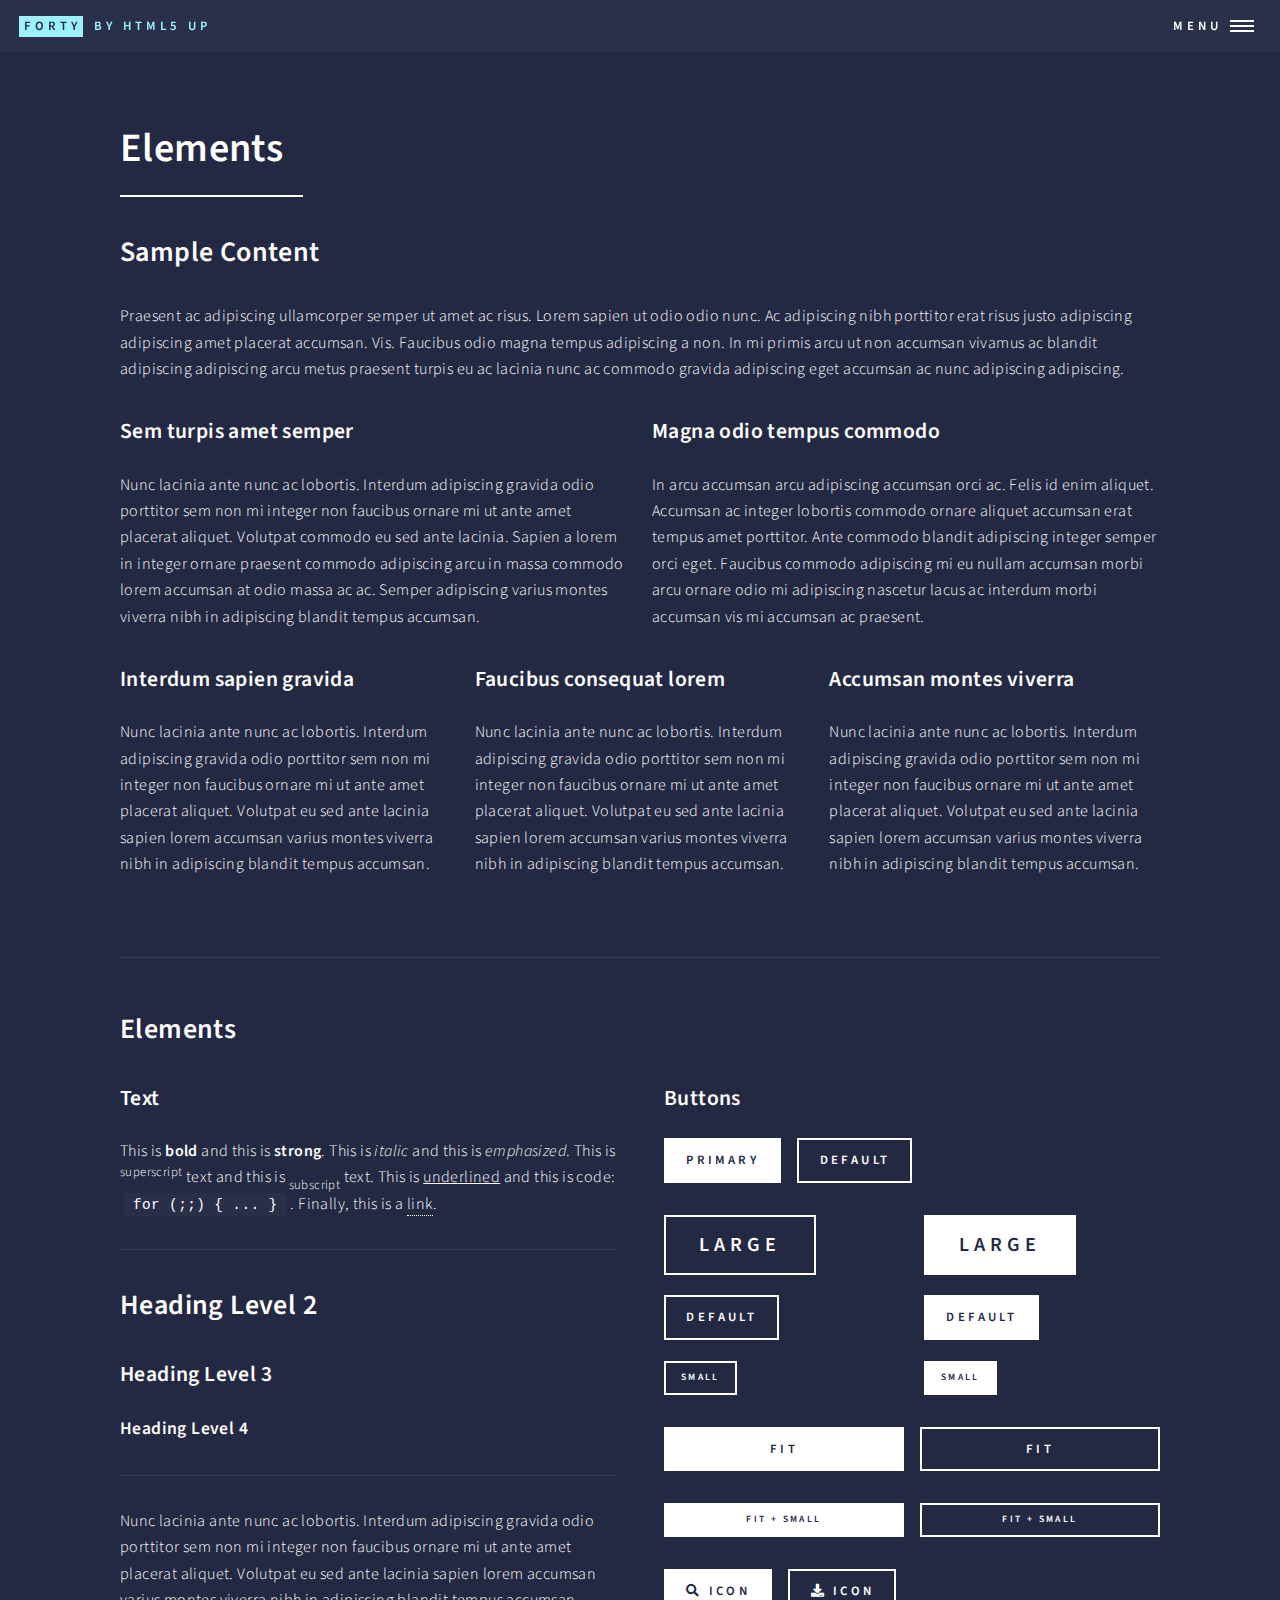
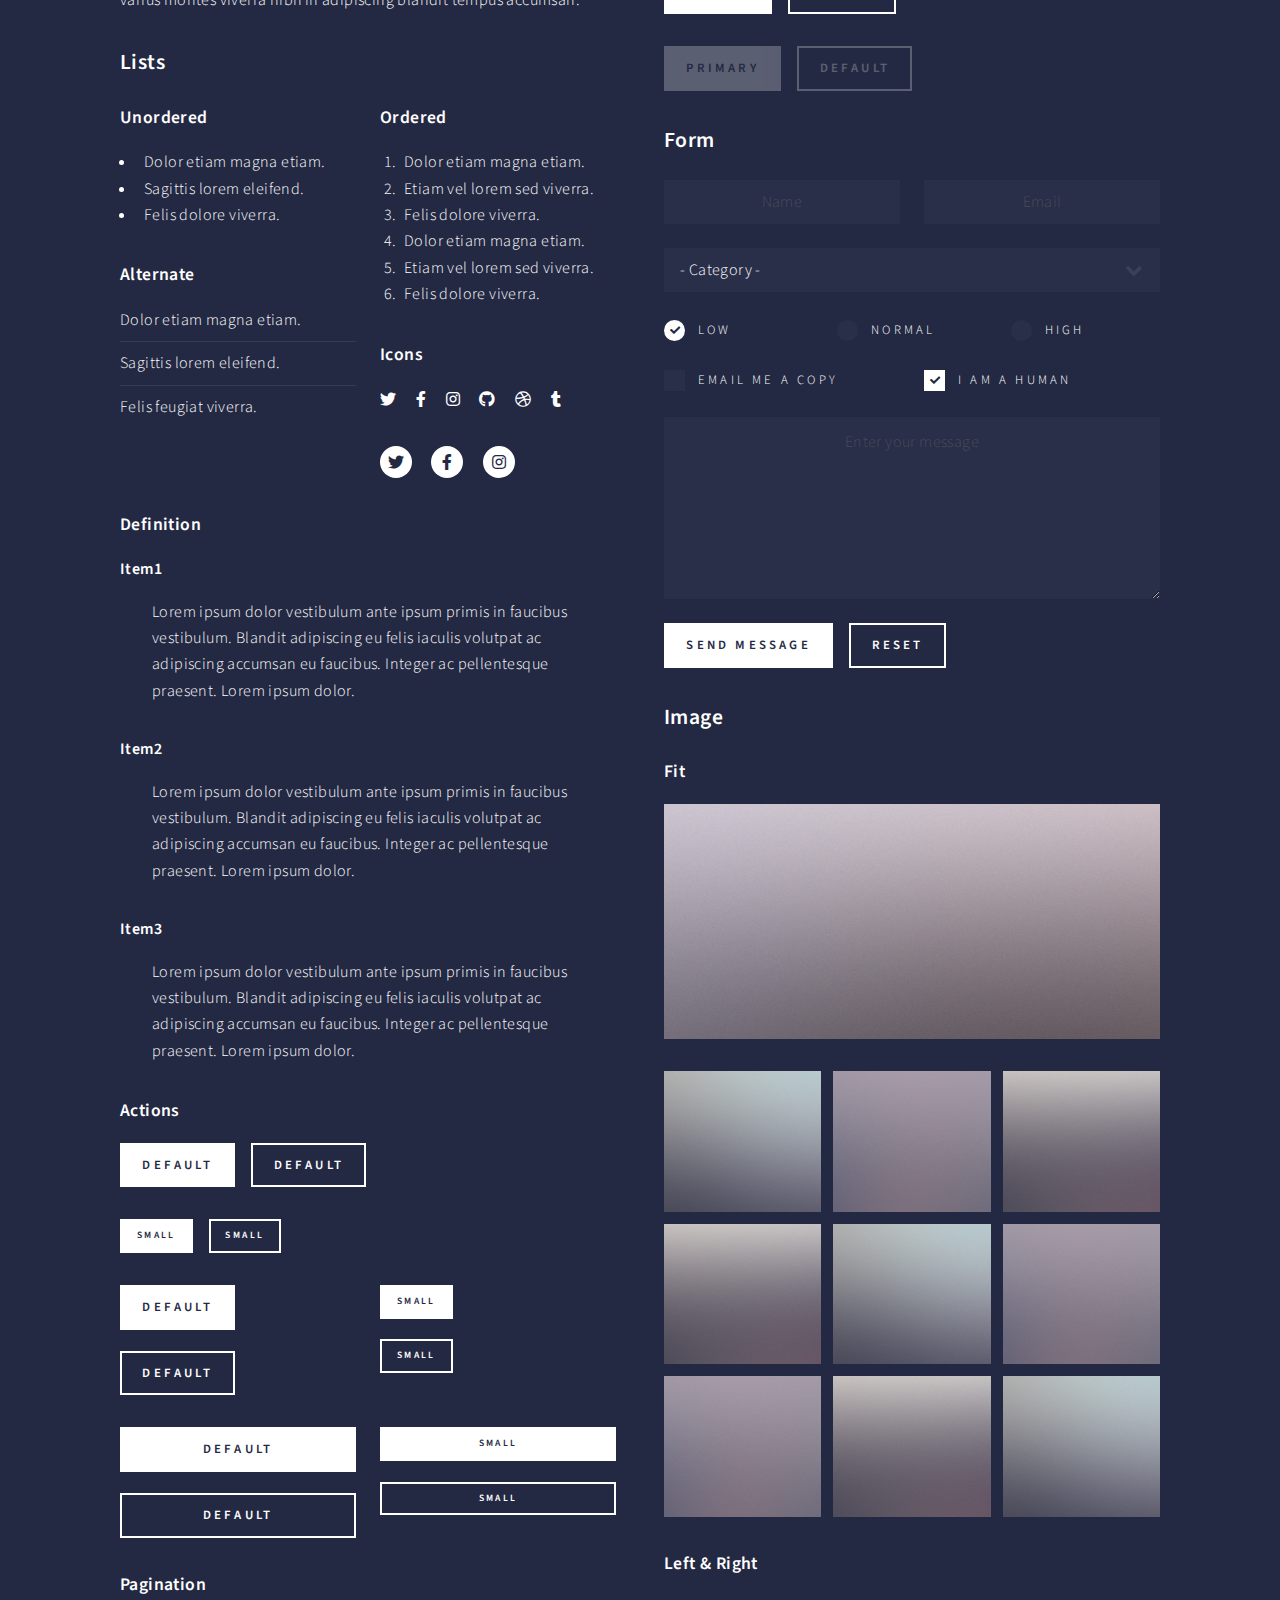
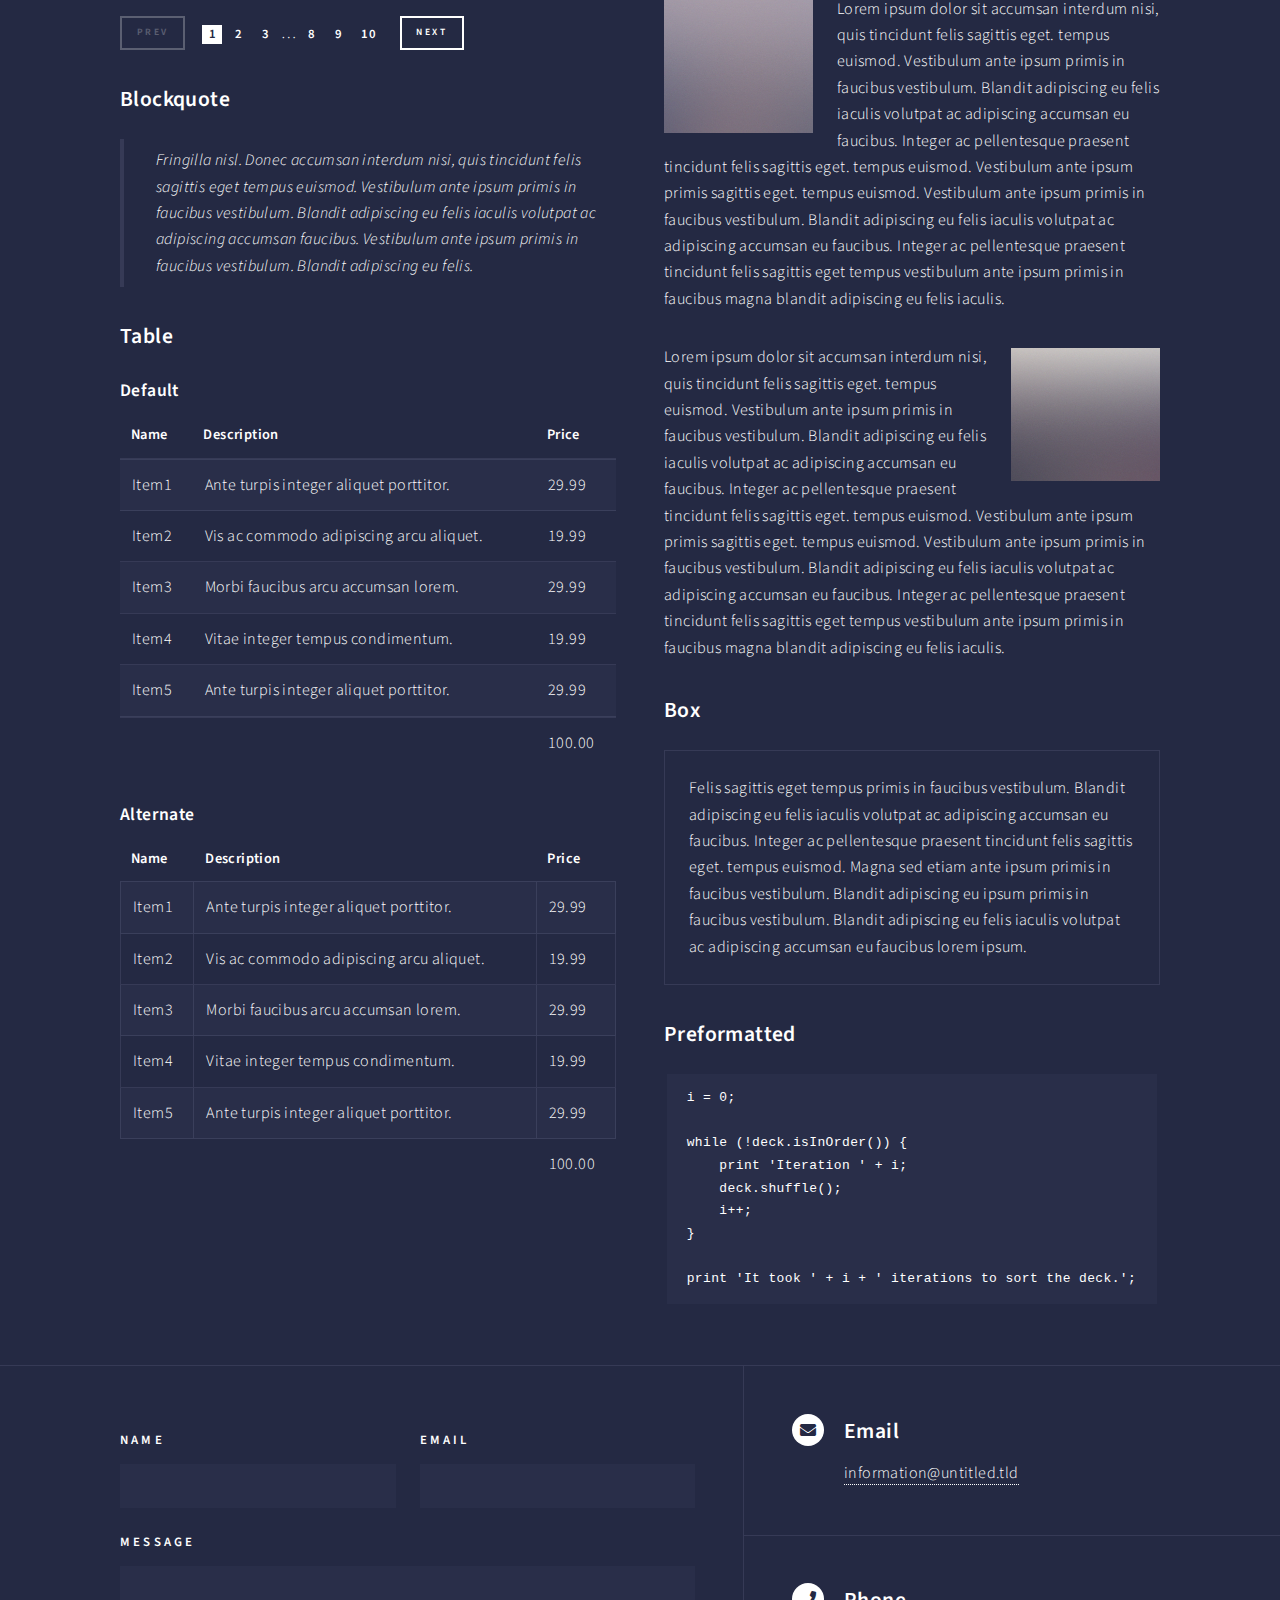
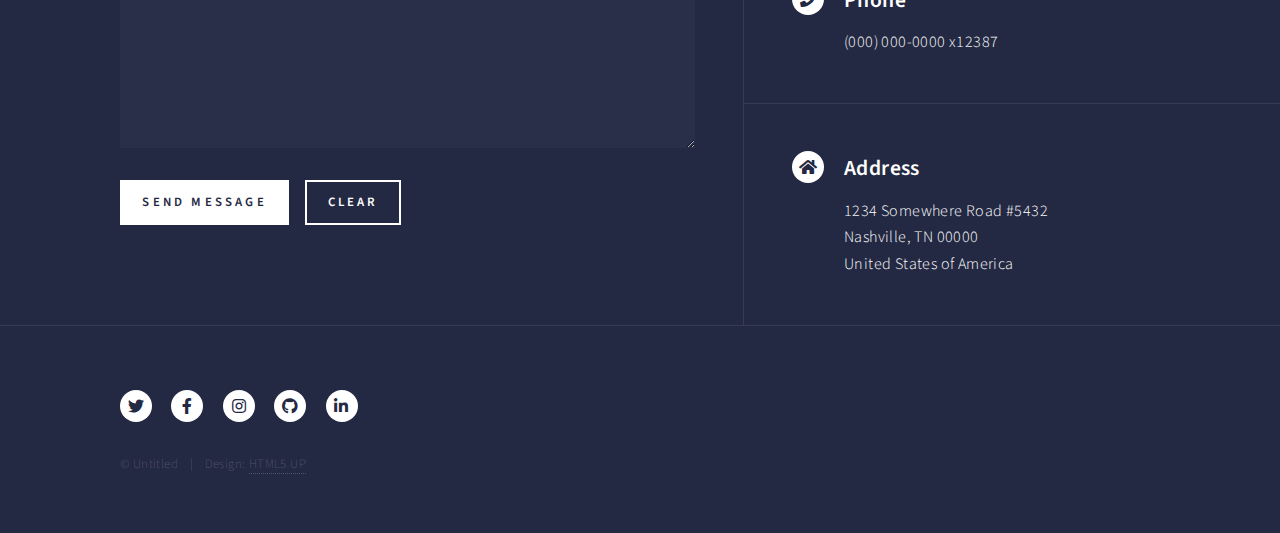
<file: elements.html>
<!DOCTYPE HTML>
<!--
	Forty by HTML5 UP
	html5up.net | @ajlkn
	Free for personal and commercial use under the CCA 3.0 license (html5up.net/license)
-->
<html>
	<head>
		<title>Elements - Forty by HTML5 UP</title>
		<meta charset="utf-8" />
		<meta name="viewport" content="width=device-width, initial-scale=1, user-scalable=no" />
		<link rel="stylesheet" href="assets/css/main.css" />
		<noscript><link rel="stylesheet" href="assets/css/noscript.css" /></noscript>
	</head>
	<body class="is-preload">

		<!-- Wrapper -->
			<div id="wrapper">

				<!-- Header -->
					<header id="header">
						<a href="index.html" class="logo"><strong>Forty</strong> <span>by HTML5 UP</span></a>
						<nav>
							<a href="#menu">Menu</a>
						</nav>
					</header>

				<!-- Menu -->
					<nav id="menu">
						<ul class="links">
							<li><a href="index.html">Home</a></li>
							<li><a href="landing.html">Landing</a></li>
							<li><a href="generic.html">Generic</a></li>
							<li><a href="elements.html">Elements</a></li>
						</ul>
						<ul class="actions stacked">
							<li><a href="#" class="button primary fit">Get Started</a></li>
							<li><a href="#" class="button fit">Log In</a></li>
						</ul>
					</nav>

				<!-- Main -->
					<div id="main" class="alt">

						<!-- One -->
							<section id="one">
								<div class="inner">
									<header class="major">
										<h1>Elements</h1>
									</header>

									<!-- Content -->
										<h2 id="content">Sample Content</h2>
										<p>Praesent ac adipiscing ullamcorper semper ut amet ac risus. Lorem sapien ut odio odio nunc. Ac adipiscing nibh porttitor erat risus justo adipiscing adipiscing amet placerat accumsan. Vis. Faucibus odio magna tempus adipiscing a non. In mi primis arcu ut non accumsan vivamus ac blandit adipiscing adipiscing arcu metus praesent turpis eu ac lacinia nunc ac commodo gravida adipiscing eget accumsan ac nunc adipiscing adipiscing.</p>
										<div class="row">
											<div class="col-6 col-12-small">
												<h3>Sem turpis amet semper</h3>
												<p>Nunc lacinia ante nunc ac lobortis. Interdum adipiscing gravida odio porttitor sem non mi integer non faucibus ornare mi ut ante amet placerat aliquet. Volutpat commodo eu sed ante lacinia. Sapien a lorem in integer ornare praesent commodo adipiscing arcu in massa commodo lorem accumsan at odio massa ac ac. Semper adipiscing varius montes viverra nibh in adipiscing blandit tempus accumsan.</p>
											</div>
											<div class="col-6 col-12-small">
												<h3>Magna odio tempus commodo</h3>
												<p>In arcu accumsan arcu adipiscing accumsan orci ac. Felis id enim aliquet. Accumsan ac integer lobortis commodo ornare aliquet accumsan erat tempus amet porttitor. Ante commodo blandit adipiscing integer semper orci eget. Faucibus commodo adipiscing mi eu nullam accumsan morbi arcu ornare odio mi adipiscing nascetur lacus ac interdum morbi accumsan vis mi accumsan ac praesent.</p>
											</div>
											<!-- Break -->
											<div class="col-4 col-12-medium">
												<h3>Interdum sapien gravida</h3>
												<p>Nunc lacinia ante nunc ac lobortis. Interdum adipiscing gravida odio porttitor sem non mi integer non faucibus ornare mi ut ante amet placerat aliquet. Volutpat eu sed ante lacinia sapien lorem accumsan varius montes viverra nibh in adipiscing blandit tempus accumsan.</p>
											</div>
											<div class="col-4 col-12-medium">
												<h3>Faucibus consequat lorem</h3>
												<p>Nunc lacinia ante nunc ac lobortis. Interdum adipiscing gravida odio porttitor sem non mi integer non faucibus ornare mi ut ante amet placerat aliquet. Volutpat eu sed ante lacinia sapien lorem accumsan varius montes viverra nibh in adipiscing blandit tempus accumsan.</p>
											</div>
											<div class="col-4 col-12-medium">
												<h3>Accumsan montes viverra</h3>
												<p>Nunc lacinia ante nunc ac lobortis. Interdum adipiscing gravida odio porttitor sem non mi integer non faucibus ornare mi ut ante amet placerat aliquet. Volutpat eu sed ante lacinia sapien lorem accumsan varius montes viverra nibh in adipiscing blandit tempus accumsan.</p>
											</div>
										</div>

									<hr class="major" />

									<!-- Elements -->
										<h2 id="elements">Elements</h2>
										<div class="row gtr-200">
											<div class="col-6 col-12-medium">

												<!-- Text stuff -->
													<h3>Text</h3>
													<p>This is <b>bold</b> and this is <strong>strong</strong>. This is <i>italic</i> and this is <em>emphasized</em>.
													This is <sup>superscript</sup> text and this is <sub>subscript</sub> text.
													This is <u>underlined</u> and this is code: <code>for (;;) { ... }</code>.
													Finally, this is a <a href="#">link</a>.</p>
													<hr />
													<h2>Heading Level 2</h2>
													<h3>Heading Level 3</h3>
													<h4>Heading Level 4</h4>
													<hr />
													<p>Nunc lacinia ante nunc ac lobortis. Interdum adipiscing gravida odio porttitor sem non mi integer non faucibus ornare mi ut ante amet placerat aliquet. Volutpat eu sed ante lacinia sapien lorem accumsan varius montes viverra nibh in adipiscing blandit tempus accumsan.</p>

												<!-- Lists -->
													<h3>Lists</h3>
													<div class="row">
														<div class="col-6 col-12-small">

															<h4>Unordered</h4>
															<ul>
																<li>Dolor etiam magna etiam.</li>
																<li>Sagittis lorem eleifend.</li>
																<li>Felis dolore viverra.</li>
															</ul>

															<h4>Alternate</h4>
															<ul class="alt">
																<li>Dolor etiam magna etiam.</li>
																<li>Sagittis lorem eleifend.</li>
																<li>Felis feugiat viverra.</li>
															</ul>

														</div>
														<div class="col-6 col-12-small">

															<h4>Ordered</h4>
															<ol>
																<li>Dolor etiam magna etiam.</li>
																<li>Etiam vel lorem sed viverra.</li>
																<li>Felis dolore viverra.</li>
																<li>Dolor etiam magna etiam.</li>
																<li>Etiam vel lorem sed viverra.</li>
																<li>Felis dolore viverra.</li>
															</ol>

															<h4>Icons</h4>
															<ul class="icons">
																<li><a href="#" class="icon brands fa-twitter"><span class="label">Twitter</span></a></li>
																<li><a href="#" class="icon brands fa-facebook-f"><span class="label">Facebook</span></a></li>
																<li><a href="#" class="icon brands fa-instagram"><span class="label">Instagram</span></a></li>
																<li><a href="#" class="icon brands fa-github"><span class="label">Github</span></a></li>
																<li><a href="#" class="icon brands fa-dribbble"><span class="label">Dribbble</span></a></li>
																<li><a href="#" class="icon brands fa-tumblr"><span class="label">Tumblr</span></a></li>
															</ul>
															<ul class="icons">
																<li><a href="#" class="icon brands alt fa-twitter"><span class="label">Twitter</span></a></li>
																<li><a href="#" class="icon brands alt fa-facebook-f"><span class="label">Facebook</span></a></li>
																<li><a href="#" class="icon brands alt fa-instagram"><span class="label">Instagram</span></a></li>
															</ul>

														</div>
													</div>
													<h4>Definition</h4>
													<dl>
														<dt>Item1</dt>
														<dd>
															<p>Lorem ipsum dolor vestibulum ante ipsum primis in faucibus vestibulum. Blandit adipiscing eu felis iaculis volutpat ac adipiscing accumsan eu faucibus. Integer ac pellentesque praesent. Lorem ipsum dolor.</p>
														</dd>
														<dt>Item2</dt>
														<dd>
															<p>Lorem ipsum dolor vestibulum ante ipsum primis in faucibus vestibulum. Blandit adipiscing eu felis iaculis volutpat ac adipiscing accumsan eu faucibus. Integer ac pellentesque praesent. Lorem ipsum dolor.</p>
														</dd>
														<dt>Item3</dt>
														<dd>
															<p>Lorem ipsum dolor vestibulum ante ipsum primis in faucibus vestibulum. Blandit adipiscing eu felis iaculis volutpat ac adipiscing accumsan eu faucibus. Integer ac pellentesque praesent. Lorem ipsum dolor.</p>
														</dd>
													</dl>

													<h4>Actions</h4>
													<ul class="actions">
														<li><a href="#" class="button primary">Default</a></li>
														<li><a href="#" class="button">Default</a></li>
													</ul>
													<ul class="actions small">
														<li><a href="#" class="button primary small">Small</a></li>
														<li><a href="#" class="button small">Small</a></li>
													</ul>
													<div class="row">
														<div class="col-6 col-12-small">
															<ul class="actions stacked">
																<li><a href="#" class="button primary">Default</a></li>
																<li><a href="#" class="button">Default</a></li>
															</ul>
														</div>
														<div class="col-6 col-12-small">
															<ul class="actions stacked">
																<li><a href="#" class="button primary small">Small</a></li>
																<li><a href="#" class="button small">Small</a></li>
															</ul>
														</div>
														<div class="col-6 col-12-small">
															<ul class="actions stacked">
																<li><a href="#" class="button primary fit">Default</a></li>
																<li><a href="#" class="button fit">Default</a></li>
															</ul>
														</div>
														<div class="col-6 col-12-small">
															<ul class="actions stacked">
																<li><a href="#" class="button primary small fit">Small</a></li>
																<li><a href="#" class="button small fit">Small</a></li>
															</ul>
														</div>
													</div>

													<h4>Pagination</h4>
													<ul class="pagination">
														<li><span class="button small disabled">Prev</span></li>
														<li><a href="#" class="page active">1</a></li>
														<li><a href="#" class="page">2</a></li>
														<li><a href="#" class="page">3</a></li>
														<li><span>&hellip;</span></li>
														<li><a href="#" class="page">8</a></li>
														<li><a href="#" class="page">9</a></li>
														<li><a href="#" class="page">10</a></li>
														<li><a href="#" class="button small">Next</a></li>
													</ul>

												<!-- Blockquote -->
													<h3>Blockquote</h3>
													<blockquote>Fringilla nisl. Donec accumsan interdum nisi, quis tincidunt felis sagittis eget tempus euismod. Vestibulum ante ipsum primis in faucibus vestibulum. Blandit adipiscing eu felis iaculis volutpat ac adipiscing accumsan faucibus. Vestibulum ante ipsum primis in faucibus vestibulum. Blandit adipiscing eu felis.</blockquote>

												<!-- Table -->
													<h3>Table</h3>

													<h4>Default</h4>
													<div class="table-wrapper">
														<table>
															<thead>
																<tr>
																	<th>Name</th>
																	<th>Description</th>
																	<th>Price</th>
																</tr>
															</thead>
															<tbody>
																<tr>
																	<td>Item1</td>
																	<td>Ante turpis integer aliquet porttitor.</td>
																	<td>29.99</td>
																</tr>
																<tr>
																	<td>Item2</td>
																	<td>Vis ac commodo adipiscing arcu aliquet.</td>
																	<td>19.99</td>
																</tr>
																<tr>
																	<td>Item3</td>
																	<td> Morbi faucibus arcu accumsan lorem.</td>
																	<td>29.99</td>
																</tr>
																<tr>
																	<td>Item4</td>
																	<td>Vitae integer tempus condimentum.</td>
																	<td>19.99</td>
																</tr>
																<tr>
																	<td>Item5</td>
																	<td>Ante turpis integer aliquet porttitor.</td>
																	<td>29.99</td>
																</tr>
															</tbody>
															<tfoot>
																<tr>
																	<td colspan="2"></td>
																	<td>100.00</td>
																</tr>
															</tfoot>
														</table>
													</div>

													<h4>Alternate</h4>
													<div class="table-wrapper">
														<table class="alt">
															<thead>
																<tr>
																	<th>Name</th>
																	<th>Description</th>
																	<th>Price</th>
																</tr>
															</thead>
															<tbody>
																<tr>
																	<td>Item1</td>
																	<td>Ante turpis integer aliquet porttitor.</td>
																	<td>29.99</td>
																</tr>
																<tr>
																	<td>Item2</td>
																	<td>Vis ac commodo adipiscing arcu aliquet.</td>
																	<td>19.99</td>
																</tr>
																<tr>
																	<td>Item3</td>
																	<td> Morbi faucibus arcu accumsan lorem.</td>
																	<td>29.99</td>
																</tr>
																<tr>
																	<td>Item4</td>
																	<td>Vitae integer tempus condimentum.</td>
																	<td>19.99</td>
																</tr>
																<tr>
																	<td>Item5</td>
																	<td>Ante turpis integer aliquet porttitor.</td>
																	<td>29.99</td>
																</tr>
															</tbody>
															<tfoot>
																<tr>
																	<td colspan="2"></td>
																	<td>100.00</td>
																</tr>
															</tfoot>
														</table>
													</div>

											</div>
											<div class="col-6 col-12-medium">

												<!-- Buttons -->
													<h3>Buttons</h3>
													<ul class="actions">
														<li><a href="#" class="button primary">Primary</a></li>
														<li><a href="#" class="button">Default</a></li>
													</ul>
													<div class="row">
														<div class="col-6 col-12-xsmall">
															<ul class="actions stacked">
																<li><a href="#" class="button large">Large</a></li>
																<li><a href="#" class="button">Default</a></li>
																<li><a href="#" class="button small">Small</a></li>
															</ul>
														</div>
														<div class="col-6 col-12-xsmall">
															<ul class="actions stacked">
																<li><a href="#" class="button primary large">Large</a></li>
																<li><a href="#" class="button primary">Default</a></li>
																<li><a href="#" class="button primary small">Small</a></li>
															</ul>
														</div>
													</div>
													<ul class="actions fit">
														<li><a href="#" class="button primary fit">Fit</a></li>
														<li><a href="#" class="button fit">Fit</a></li>
													</ul>
													<ul class="actions fit small">
														<li><a href="#" class="button primary fit small">Fit + Small</a></li>
														<li><a href="#" class="button fit small">Fit + Small</a></li>
													</ul>
													<ul class="actions">
														<li><a href="#" class="button primary icon solid fa-search">Icon</a></li>
														<li><a href="#" class="button icon solid fa-download">Icon</a></li>
													</ul>
													<ul class="actions">
														<li><span class="button primary disabled">Primary</span></li>
														<li><span class="button disabled">Default</span></li>
													</ul>

												<!-- Form -->
													<h3>Form</h3>

													<form method="post" action="#">
														<div class="row gtr-uniform">
															<div class="col-6 col-12-xsmall">
																<input type="text" name="demo-name" id="demo-name" value="" placeholder="Name" />
															</div>
															<div class="col-6 col-12-xsmall">
																<input type="email" name="demo-email" id="demo-email" value="" placeholder="Email" />
															</div>
															<!-- Break -->
															<div class="col-12">
																<select name="demo-category" id="demo-category">
																	<option value="">- Category -</option>
																	<option value="1">Manufacturing</option>
																	<option value="1">Shipping</option>
																	<option value="1">Administration</option>
																	<option value="1">Human Resources</option>
																</select>
															</div>
															<!-- Break -->
															<div class="col-4 col-12-small">
																<input type="radio" id="demo-priority-low" name="demo-priority" checked>
																<label for="demo-priority-low">Low</label>
															</div>
															<div class="col-4 col-12-small">
																<input type="radio" id="demo-priority-normal" name="demo-priority">
																<label for="demo-priority-normal">Normal</label>
															</div>
															<div class="col-4 col-12-small">
																<input type="radio" id="demo-priority-high" name="demo-priority">
																<label for="demo-priority-high">High</label>
															</div>
															<!-- Break -->
															<div class="col-6 col-12-small">
																<input type="checkbox" id="demo-copy" name="demo-copy">
																<label for="demo-copy">Email me a copy</label>
															</div>
															<div class="col-6 col-12-small">
																<input type="checkbox" id="demo-human" name="demo-human" checked>
																<label for="demo-human">I am a human</label>
															</div>
															<!-- Break -->
															<div class="col-12">
																<textarea name="demo-message" id="demo-message" placeholder="Enter your message" rows="6"></textarea>
															</div>
															<!-- Break -->
															<div class="col-12">
																<ul class="actions">
																	<li><input type="submit" value="Send Message" class="primary" /></li>
																	<li><input type="reset" value="Reset" /></li>
																</ul>
															</div>
														</div>
													</form>

												<!-- Image -->
													<h3>Image</h3>

													<h4>Fit</h4>
													<span class="image fit"><img src="images/pic03.jpg" alt="" /></span>
													<div class="box alt">
														<div class="row gtr-50 gtr-uniform">
															<div class="col-4"><span class="image fit"><img src="images/pic08.jpg" alt="" /></span></div>
															<div class="col-4"><span class="image fit"><img src="images/pic09.jpg" alt="" /></span></div>
															<div class="col-4"><span class="image fit"><img src="images/pic10.jpg" alt="" /></span></div>
															<!-- Break -->
															<div class="col-4"><span class="image fit"><img src="images/pic10.jpg" alt="" /></span></div>
															<div class="col-4"><span class="image fit"><img src="images/pic08.jpg" alt="" /></span></div>
															<div class="col-4"><span class="image fit"><img src="images/pic09.jpg" alt="" /></span></div>
															<!-- Break -->
															<div class="col-4"><span class="image fit"><img src="images/pic09.jpg" alt="" /></span></div>
															<div class="col-4"><span class="image fit"><img src="images/pic10.jpg" alt="" /></span></div>
															<div class="col-4"><span class="image fit"><img src="images/pic08.jpg" alt="" /></span></div>
														</div>
													</div>

													<h4>Left &amp; Right</h4>
													<p><span class="image left"><img src="images/pic09.jpg" alt="" /></span>Lorem ipsum dolor sit accumsan interdum nisi, quis tincidunt felis sagittis eget. tempus euismod. Vestibulum ante ipsum primis in faucibus vestibulum. Blandit adipiscing eu felis iaculis volutpat ac adipiscing accumsan eu faucibus. Integer ac pellentesque praesent tincidunt felis sagittis eget. tempus euismod. Vestibulum ante ipsum primis sagittis eget. tempus euismod. Vestibulum ante ipsum primis in faucibus vestibulum. Blandit adipiscing eu felis iaculis volutpat ac adipiscing accumsan eu faucibus. Integer ac pellentesque praesent tincidunt felis sagittis eget tempus vestibulum ante ipsum primis in faucibus magna blandit adipiscing eu felis iaculis.</p>
													<p><span class="image right"><img src="images/pic10.jpg" alt="" /></span>Lorem ipsum dolor sit accumsan interdum nisi, quis tincidunt felis sagittis eget. tempus euismod. Vestibulum ante ipsum primis in faucibus vestibulum. Blandit adipiscing eu felis iaculis volutpat ac adipiscing accumsan eu faucibus. Integer ac pellentesque praesent tincidunt felis sagittis eget. tempus euismod. Vestibulum ante ipsum primis sagittis eget. tempus euismod. Vestibulum ante ipsum primis in faucibus vestibulum. Blandit adipiscing eu felis iaculis volutpat ac adipiscing accumsan eu faucibus. Integer ac pellentesque praesent tincidunt felis sagittis eget tempus vestibulum ante ipsum primis in faucibus magna blandit adipiscing eu felis iaculis.</p>

												<!-- Box -->
													<h3>Box</h3>
													<div class="box">
														<p>Felis sagittis eget tempus primis in faucibus vestibulum. Blandit adipiscing eu felis iaculis volutpat ac adipiscing accumsan eu faucibus. Integer ac pellentesque praesent tincidunt felis sagittis eget. tempus euismod. Magna sed etiam ante ipsum primis in faucibus vestibulum. Blandit adipiscing eu ipsum primis in faucibus vestibulum. Blandit adipiscing eu felis iaculis volutpat ac adipiscing accumsan eu faucibus lorem ipsum.</p>
													</div>

												<!-- Preformatted Code -->
													<h3>Preformatted</h3>
													<pre><code>i = 0;

while (!deck.isInOrder()) {
    print 'Iteration ' + i;
    deck.shuffle();
    i++;
}

print 'It took ' + i + ' iterations to sort the deck.';
</code></pre>

											</div>
										</div>

								</div>
							</section>

					</div>

				<!-- Contact -->
					<section id="contact">
						<div class="inner">
							<section>
								<form method="post" action="#">
									<div class="fields">
										<div class="field half">
											<label for="name">Name</label>
											<input type="text" name="name" id="name" />
										</div>
										<div class="field half">
											<label for="email">Email</label>
											<input type="text" name="email" id="email" />
										</div>
										<div class="field">
											<label for="message">Message</label>
											<textarea name="message" id="message" rows="6"></textarea>
										</div>
									</div>
									<ul class="actions">
										<li><input type="submit" value="Send Message" class="primary" /></li>
										<li><input type="reset" value="Clear" /></li>
									</ul>
								</form>
							</section>
							<section class="split">
								<section>
									<div class="contact-method">
										<span class="icon solid alt fa-envelope"></span>
										<h3>Email</h3>
										<a href="#">information@untitled.tld</a>
									</div>
								</section>
								<section>
									<div class="contact-method">
										<span class="icon solid alt fa-phone"></span>
										<h3>Phone</h3>
										<span>(000) 000-0000 x12387</span>
									</div>
								</section>
								<section>
									<div class="contact-method">
										<span class="icon solid alt fa-home"></span>
										<h3>Address</h3>
										<span>1234 Somewhere Road #5432<br />
										Nashville, TN 00000<br />
										United States of America</span>
									</div>
								</section>
							</section>
						</div>
					</section>

				<!-- Footer -->
					<footer id="footer">
						<div class="inner">
							<ul class="icons">
								<li><a href="#" class="icon brands alt fa-twitter"><span class="label">Twitter</span></a></li>
								<li><a href="#" class="icon brands alt fa-facebook-f"><span class="label">Facebook</span></a></li>
								<li><a href="#" class="icon brands alt fa-instagram"><span class="label">Instagram</span></a></li>
								<li><a href="#" class="icon brands alt fa-github"><span class="label">GitHub</span></a></li>
								<li><a href="#" class="icon brands alt fa-linkedin-in"><span class="label">LinkedIn</span></a></li>
							</ul>
							<ul class="copyright">
								<li>&copy; Untitled</li><li>Design: <a href="https://html5up.net">HTML5 UP</a></li>
							</ul>
						</div>
					</footer>

			</div>

		<!-- Scripts -->
			<script src="assets/js/jquery.min.js"></script>
			<script src="assets/js/jquery.scrolly.min.js"></script>
			<script src="assets/js/jquery.scrollex.min.js"></script>
			<script src="assets/js/browser.min.js"></script>
			<script src="assets/js/breakpoints.min.js"></script>
			<script src="assets/js/util.js"></script>
			<script src="assets/js/main.js"></script>

	</body>
</html>
</file>
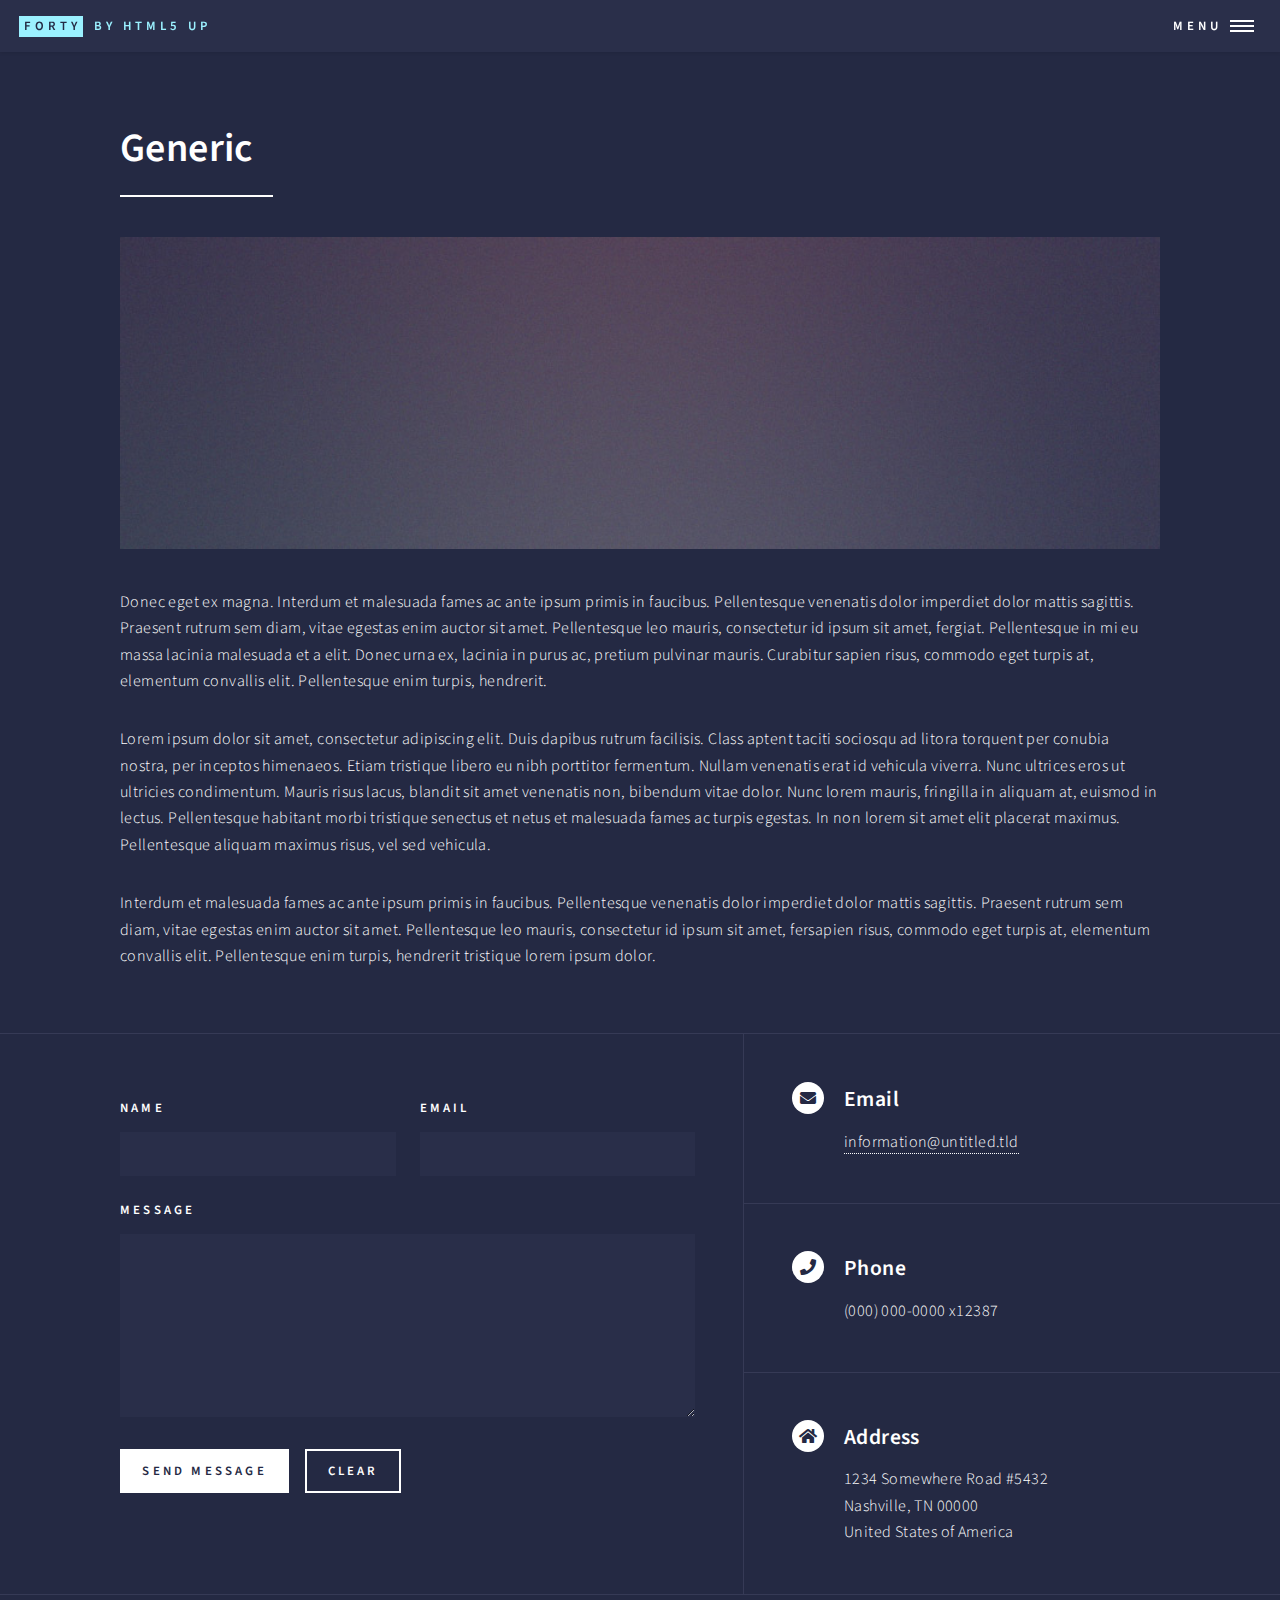
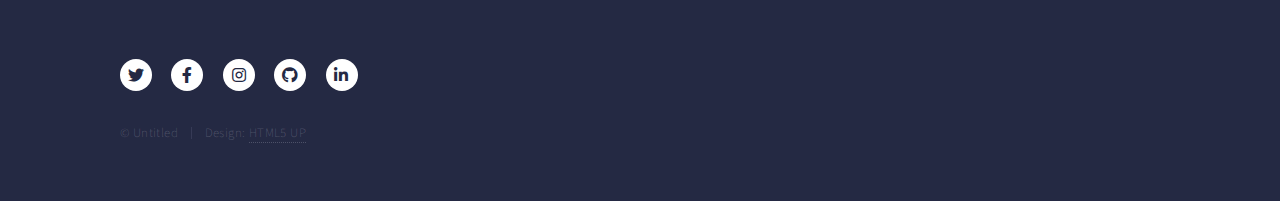
<file: generic.html>
<!DOCTYPE HTML>
<!--
	Forty by HTML5 UP
	html5up.net | @ajlkn
	Free for personal and commercial use under the CCA 3.0 license (html5up.net/license)
-->
<html>
	<head>
		<title>Generic - Forty by HTML5 UP</title>
		<meta charset="utf-8" />
		<meta name="viewport" content="width=device-width, initial-scale=1, user-scalable=no" />
		<link rel="stylesheet" href="assets/css/main.css" />
		<noscript><link rel="stylesheet" href="assets/css/noscript.css" /></noscript>
	</head>
	<body class="is-preload">

		<!-- Wrapper -->
			<div id="wrapper">

				<!-- Header -->
					<header id="header">
						<a href="index.html" class="logo"><strong>Forty</strong> <span>by HTML5 UP</span></a>
						<nav>
							<a href="#menu">Menu</a>
						</nav>
					</header>

				<!-- Menu -->
					<nav id="menu">
						<ul class="links">
							<li><a href="index.html">Home</a></li>
							<li><a href="landing.html">Landing</a></li>
							<li><a href="generic.html">Generic</a></li>
							<li><a href="elements.html">Elements</a></li>
						</ul>
						<ul class="actions stacked">
							<li><a href="#" class="button primary fit">Get Started</a></li>
							<li><a href="#" class="button fit">Log In</a></li>
						</ul>
					</nav>

				<!-- Main -->
					<div id="main" class="alt">

						<!-- One -->
							<section id="one">
								<div class="inner">
									<header class="major">
										<h1>Generic</h1>
									</header>
									<span class="image main"><img src="images/pic11.jpg" alt="" /></span>
									<p>Donec eget ex magna. Interdum et malesuada fames ac ante ipsum primis in faucibus. Pellentesque venenatis dolor imperdiet dolor mattis sagittis. Praesent rutrum sem diam, vitae egestas enim auctor sit amet. Pellentesque leo mauris, consectetur id ipsum sit amet, fergiat. Pellentesque in mi eu massa lacinia malesuada et a elit. Donec urna ex, lacinia in purus ac, pretium pulvinar mauris. Curabitur sapien risus, commodo eget turpis at, elementum convallis elit. Pellentesque enim turpis, hendrerit.</p>
									<p>Lorem ipsum dolor sit amet, consectetur adipiscing elit. Duis dapibus rutrum facilisis. Class aptent taciti sociosqu ad litora torquent per conubia nostra, per inceptos himenaeos. Etiam tristique libero eu nibh porttitor fermentum. Nullam venenatis erat id vehicula viverra. Nunc ultrices eros ut ultricies condimentum. Mauris risus lacus, blandit sit amet venenatis non, bibendum vitae dolor. Nunc lorem mauris, fringilla in aliquam at, euismod in lectus. Pellentesque habitant morbi tristique senectus et netus et malesuada fames ac turpis egestas. In non lorem sit amet elit placerat maximus. Pellentesque aliquam maximus risus, vel sed vehicula.</p>
									<p>Interdum et malesuada fames ac ante ipsum primis in faucibus. Pellentesque venenatis dolor imperdiet dolor mattis sagittis. Praesent rutrum sem diam, vitae egestas enim auctor sit amet. Pellentesque leo mauris, consectetur id ipsum sit amet, fersapien risus, commodo eget turpis at, elementum convallis elit. Pellentesque enim turpis, hendrerit tristique lorem ipsum dolor.</p>
								</div>
							</section>

					</div>

				<!-- Contact -->
					<section id="contact">
						<div class="inner">
							<section>
								<form method="post" action="#">
									<div class="fields">
										<div class="field half">
											<label for="name">Name</label>
											<input type="text" name="name" id="name" />
										</div>
										<div class="field half">
											<label for="email">Email</label>
											<input type="text" name="email" id="email" />
										</div>
										<div class="field">
											<label for="message">Message</label>
											<textarea name="message" id="message" rows="6"></textarea>
										</div>
									</div>
									<ul class="actions">
										<li><input type="submit" value="Send Message" class="primary" /></li>
										<li><input type="reset" value="Clear" /></li>
									</ul>
								</form>
							</section>
							<section class="split">
								<section>
									<div class="contact-method">
										<span class="icon solid alt fa-envelope"></span>
										<h3>Email</h3>
										<a href="#">information@untitled.tld</a>
									</div>
								</section>
								<section>
									<div class="contact-method">
										<span class="icon solid alt fa-phone"></span>
										<h3>Phone</h3>
										<span>(000) 000-0000 x12387</span>
									</div>
								</section>
								<section>
									<div class="contact-method">
										<span class="icon solid alt fa-home"></span>
										<h3>Address</h3>
										<span>1234 Somewhere Road #5432<br />
										Nashville, TN 00000<br />
										United States of America</span>
									</div>
								</section>
							</section>
						</div>
					</section>

				<!-- Footer -->
					<footer id="footer">
						<div class="inner">
							<ul class="icons">
								<li><a href="#" class="icon brands alt fa-twitter"><span class="label">Twitter</span></a></li>
								<li><a href="#" class="icon brands alt fa-facebook-f"><span class="label">Facebook</span></a></li>
								<li><a href="#" class="icon brands alt fa-instagram"><span class="label">Instagram</span></a></li>
								<li><a href="#" class="icon brands alt fa-github"><span class="label">GitHub</span></a></li>
								<li><a href="#" class="icon brands alt fa-linkedin-in"><span class="label">LinkedIn</span></a></li>
							</ul>
							<ul class="copyright">
								<li>&copy; Untitled</li><li>Design: <a href="https://html5up.net">HTML5 UP</a></li>
							</ul>
						</div>
					</footer>

			</div>

		<!-- Scripts -->
			<script src="assets/js/jquery.min.js"></script>
			<script src="assets/js/jquery.scrolly.min.js"></script>
			<script src="assets/js/jquery.scrollex.min.js"></script>
			<script src="assets/js/browser.min.js"></script>
			<script src="assets/js/breakpoints.min.js"></script>
			<script src="assets/js/util.js"></script>
			<script src="assets/js/main.js"></script>

	</body>
</html>
</file>
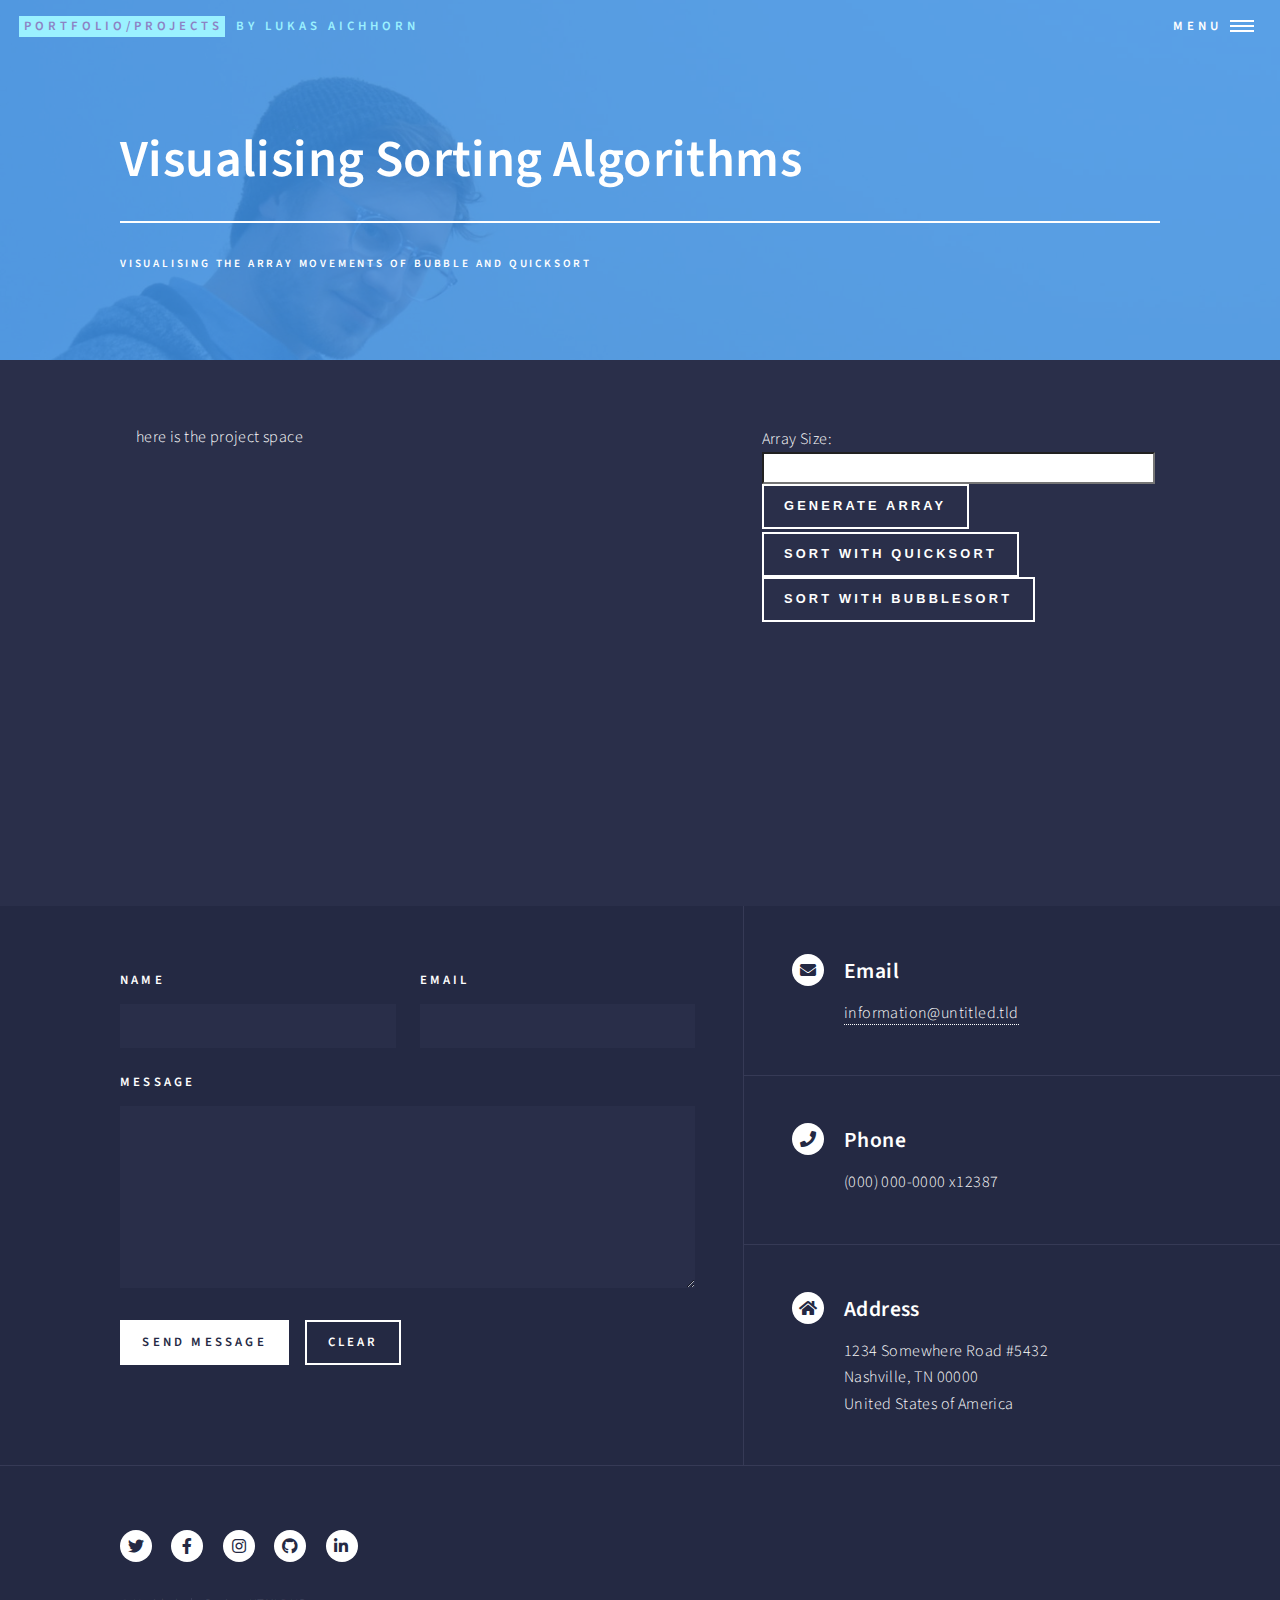
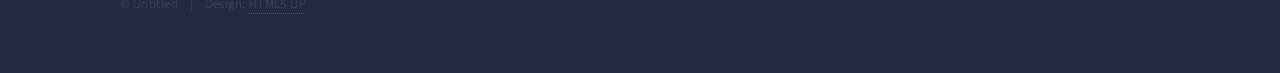
<file: landing.html>
<!DOCTYPE HTML>
<!--
	Forty by HTML5 UP
	html5up.net | @ajlkn
	Free for personal and commercial use under the CCA 3.0 license (html5up.net/license)
-->
<html>
	<head>
		<title>Visualising Sorting Algorithms</title>
		<meta charset="utf-8" />
		<meta name="viewport" content="width=device-width, initial-scale=1, user-scalable=no" />
		<link rel="stylesheet" href="assets/css/main.css" />
		<noscript><link rel="stylesheet" href="assets/css/noscript.css" /></noscript>
	</head>
	<body class="is-preload">

		<!-- Wrapper -->
			<div id="wrapper">

				<!-- Header -->
				<!-- Note: The "styleN" class below should match that of the banner element. -->
					<header id="header" class="alt style2">
						<a href="index.html" class="logo"><strong>Portfolio/Projects</strong> <span>by Lukas Aichhorn</span></a>
						<nav>
							<a href="#menu">Menu</a>
						</nav>
					</header>

				<!-- Menu -->
					<nav id="menu">
						<ul class="links">
							<li><a href="index.html">Home</a></li>
							<li><a href="landing.html">Landing</a></li>
							<li><a href="generic.html">Generic</a></li>
							<li><a href="elements.html">Elements</a></li>
						</ul>
						<ul class="actions stacked">
							<li><a href="#" class="button primary fit">Get Started</a></li>
							<li><a href="#" class="button fit">Log In</a></li>
						</ul>
					</nav>

				<!-- Banner -->
				<!-- Note: The "styleN" class below should match that of the header element. -->
					<section id="banner" class="style2">
						<div class="inner">
							<span class="image">
								<img src="images/pic07.jpg" alt="" />
							</span>
							<header class="major">
								<h1>Visualising Sorting Algorithms</h1>
							</header>
							<div class="content">
								<p>Visualising the array movements of bubble and quickSort</p>
							</div>
						</div>
					</section>

				<!-- Main -->
					<div id="main">

						<!-- One -->
							<section id="one">
								<div class="inner project_cont">

									<div class="visualisation">here is the project space</div>


                                    <div class="project_Cockpit">
                                        <div class="form_cont">
                                            <p>Array Size:</p>
                                            <input type="size" id="ArrSize">
                                             <button type="button"  id="ArrSubmit" class="btn btn-primary">Generate Array</button>
                                        </div>
                                         <div class="form_cont">
                                        <div><button type="button"  id="ArrSubmit" class="btn btn-primary">Sort with QuickSort</button>

                                        <button type="button"  id="ArrSubmit" class="btn btn-primary">Sort with BubbleSort</button></div>
                                        </div>







                                                  </div>






                                    </div>


							</section>



					</div>

				<!-- Contact -->
					<section id="contact">
						<div class="inner">
							<section>
								<form method="post" action="#">
									<div class="fields">
										<div class="field half">
											<label for="name">Name</label>
											<input type="text" name="name" id="name" />
										</div>
										<div class="field half">
											<label for="email">Email</label>
											<input type="text" name="email" id="email" />
										</div>
										<div class="field">
											<label for="message">Message</label>
											<textarea name="message" id="message" rows="6"></textarea>
										</div>
									</div>
									<ul class="actions">
										<li><input type="submit" value="Send Message" class="primary" /></li>
										<li><input type="reset" value="Clear" /></li>
									</ul>
								</form>
							</section>
							<section class="split">
								<section>
									<div class="contact-method">
										<span class="icon solid alt fa-envelope"></span>
										<h3>Email</h3>
										<a href="#">information@untitled.tld</a>
									</div>
								</section>
								<section>
									<div class="contact-method">
										<span class="icon solid alt fa-phone"></span>
										<h3>Phone</h3>
										<span>(000) 000-0000 x12387</span>
									</div>
								</section>
								<section>
									<div class="contact-method">
										<span class="icon solid alt fa-home"></span>
										<h3>Address</h3>
										<span>1234 Somewhere Road #5432<br />
										Nashville, TN 00000<br />
										United States of America</span>
									</div>
								</section>
							</section>
						</div>
					</section>

				<!-- Footer -->
					<footer id="footer">
						<div class="inner">
							<ul class="icons">
								<li><a href="#" class="icon brands alt fa-twitter"><span class="label">Twitter</span></a></li>
								<li><a href="#" class="icon brands alt fa-facebook-f"><span class="label">Facebook</span></a></li>
								<li><a href="#" class="icon brands alt fa-instagram"><span class="label">Instagram</span></a></li>
								<li><a href="#" class="icon brands alt fa-github"><span class="label">GitHub</span></a></li>
								<li><a href="#" class="icon brands alt fa-linkedin-in"><span class="label">LinkedIn</span></a></li>
							</ul>
							<ul class="copyright">
								<li>&copy; Untitled</li><li>Design: <a href="https://html5up.net">HTML5 UP</a></li>
							</ul>
						</div>
					</footer>

			</div>

		<!-- Scripts -->
			<script src="assets/js/jquery.min.js"></script>
			<script src="assets/js/jquery.scrolly.min.js"></script>
			<script src="assets/js/jquery.scrollex.min.js"></script>
			<script src="assets/js/browser.min.js"></script>
			<script src="assets/js/breakpoints.min.js"></script>
			<script src="assets/js/util.js"></script>
			<script src="assets/js/main.js"></script>

	</body>
</html>
</file>
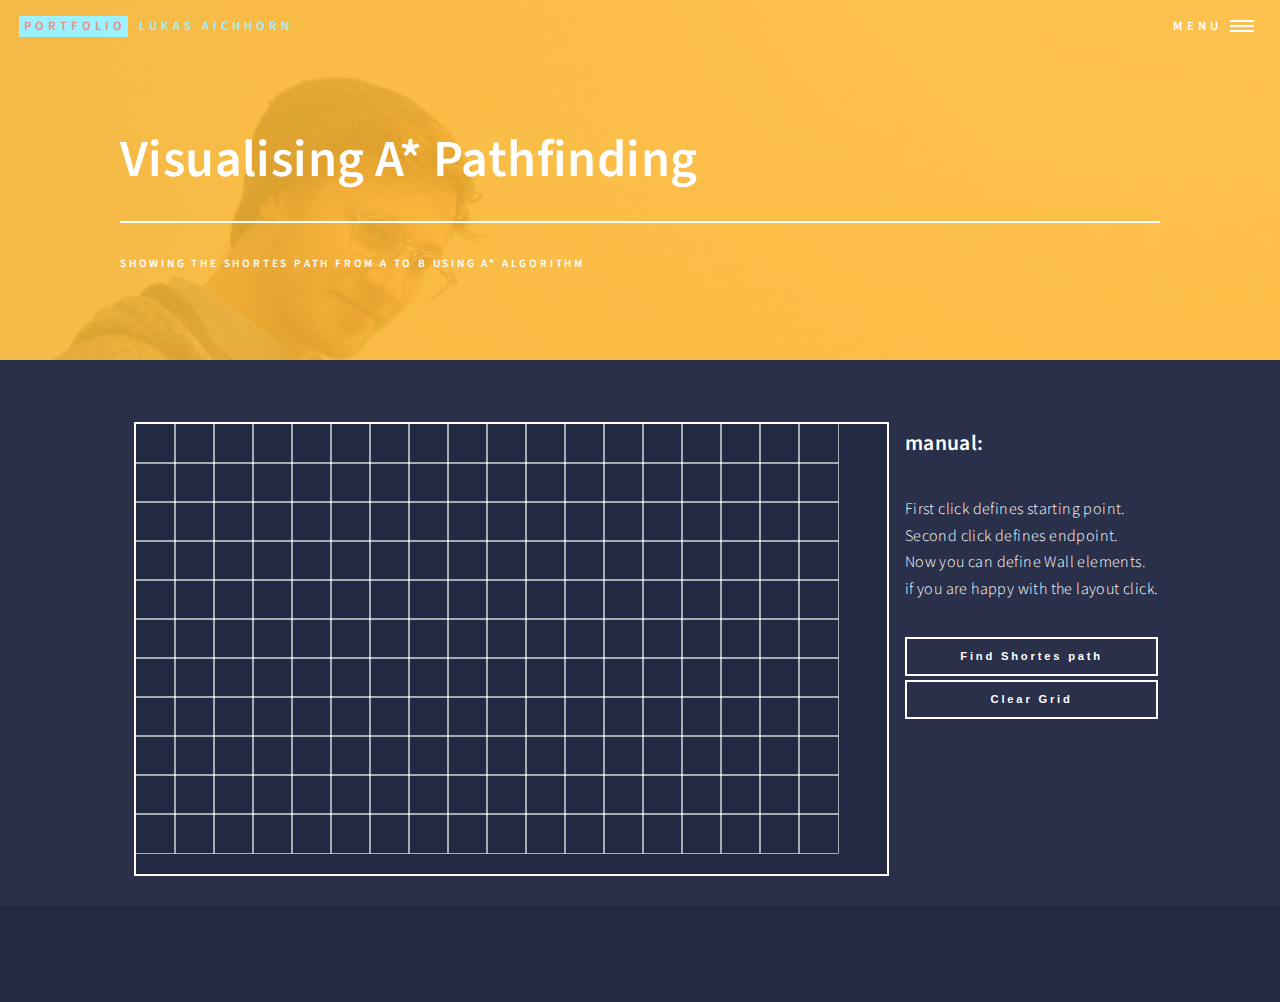
<file: landing_path.html>
<!DOCTYPE HTML>
<!--
	Forty by HTML5 UP
	html5up.net | @ajlkn
	Free for personal and commercial use under the CCA 3.0 license (html5up.net/license)
-->
<html>
	<head>
		<title>Visualising Sorting Algorithms</title>
		<meta charset="utf-8" />
		<meta name="viewport" content="width=device-width, initial-scale=1, user-scalable=no" />
		<link rel="stylesheet" href="assets/css/main.css" />
		<noscript><link rel="stylesheet" href="assets/css/noscript.css" /></noscript>
	</head>
	<body class="is-preload">

		<!-- Wrapper -->
			<div id="wrapper">

				<!-- Header -->
				<!-- Note: The "styleN" class below should match that of the banner element. -->
					<header id="header" class="alt style3">
						<a href="index.html" class="logo"><strong>Portfolio</strong> <span>Lukas Aichhorn</span></a>
						<nav>
							<a href="#menu">Menu</a>
						</nav>
					</header>

				<!-- Menu -->
					<nav id="menu">
						<ul class="links">
							<li><a href="index.html">Home</a></li>
							<li><a href="landing_sorting.html">Sorting Algorithms</a></li>
							<li><a href="landing_path.html">Pathfinding</a></li>
							<li><a href="landing_gmttc.html">GetMeToTheCamp</a></li>
							<li><a href="landing_one_dollar_game.html">One Dollar Game</a></li>
							
						</ul>
						
					</nav>

				<!-- Banner -->
				<!-- Note: The "styleN" class below should match that of the header element. -->
					<section id="banner" class="style3">
						<div class="inner">
							<span class="image">
								<img src="images/pic07.jpg" alt="" />
							</span>
							<header class="major">
								<h1>Visualising A* Pathfinding</h1>
							</header>
							<div class="content">
								<p>Showing the shortes path from A to B using A* algorithm</p>
							</div>
						</div>
					</section>

				<!-- Main -->
					<div id="main">

						<!-- One -->
							<section id="one">
								<div class="inner project_cont">

									<div class="visualisation">
                                        <div class="canvas"></div>
                                    </div>


                                    <div class="project_Cockpit">
                                      
                                    <div class="form_cont">
                                        

                                        <div class="form_col">
                                        <h3>manual:</h3>
                                            <p><li>First click defines starting point.</li>
                                                <li>Second click defines endpoint.</li>
                                                <li>Now you can define Wall elements.</li>
                                                <li>if you are happy with the layout click.</li></p>    
                                        </div>
                                        </div>
                                        <div class="form_cont">
                                        <div class="form_col">

                                        <button type="button"  id="BTN-Start" class="myButton">Find Shortes path</button>
                                        <button type="button"  id="BTN-Clear" class="myButton">Clear Grid</button>
                                        
                                            </div>
                                        </div>


                                        </div>






                                        </div>


							</section>



					</div>

				
				<!-- Footer -->
					<footer id="footer">
						<div class="inner">
							
						</div>
					</footer>

			</div>

		<!-- Scripts -->
			<script src="assets/js/jquery.min.js"></script>
			<script src="assets/js/jquery.scrolly.min.js"></script>
			<script src="assets/js/jquery.scrollex.min.js"></script>
			<script src="assets/js/browser.min.js"></script>
			<script src="assets/js/breakpoints.min.js"></script>
			<script src="assets/js/util.js"></script>
			<script src="assets/js/main.js"></script>
            <script src="assets/js/A_star_alg.js"></script>
            <script src="assets/js/A_star_alg_helper.js"></script>
	</body>
</html>
</file>
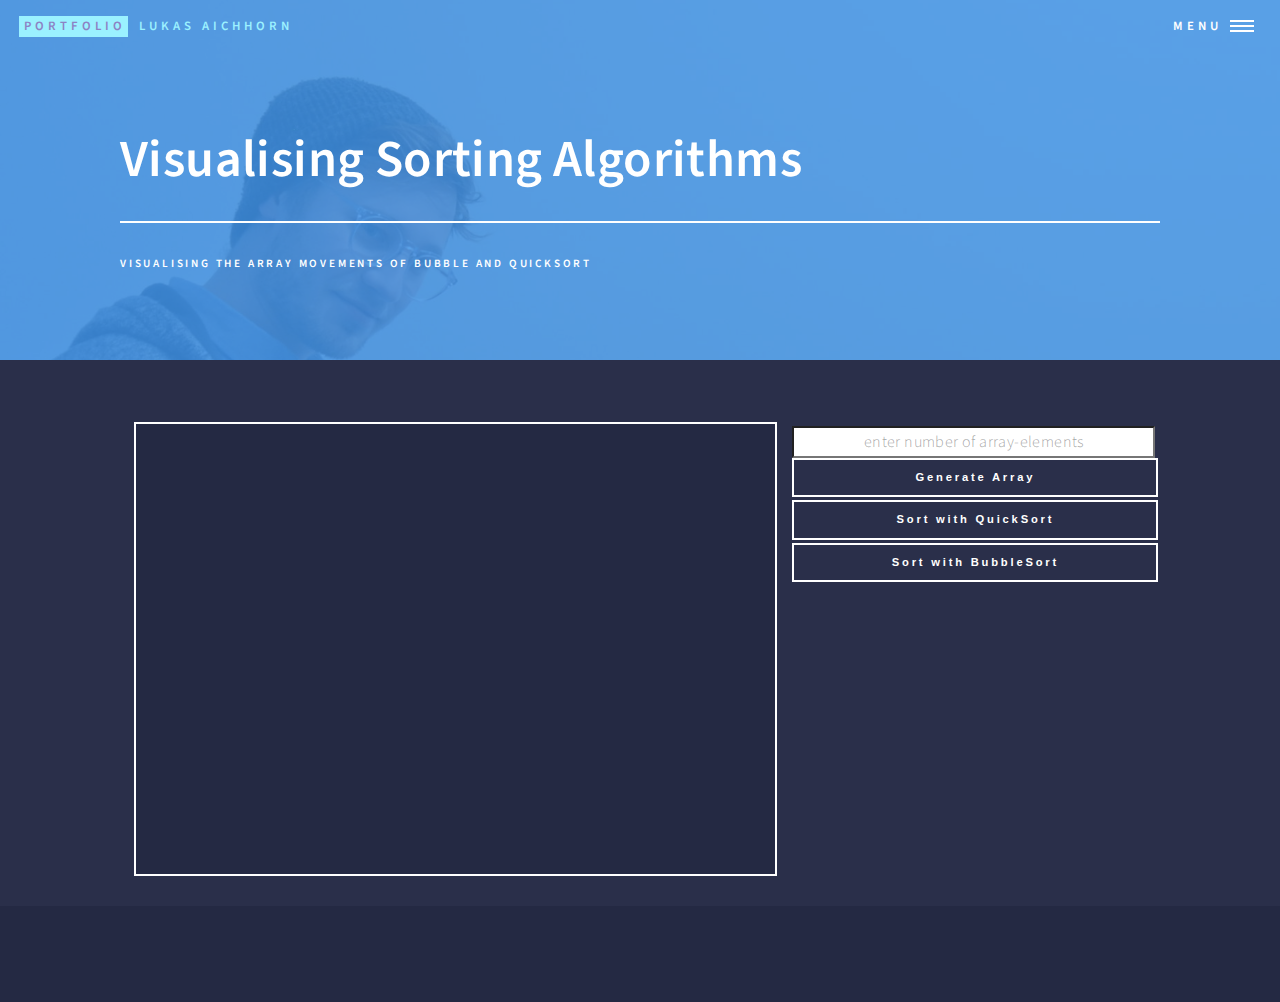
<file: landing_sorting.html>
<!DOCTYPE HTML>
<!--
	Forty by 
	html5up.net | @ajlkn
	Free for personal and commercial use under the CCA 3.0 license (html5up.net/license)
-->
<html>
	<head>
		<title>Visualising Sorting Algorithms</title>
		<meta charset="utf-8" />
		<meta name="viewport" content="width=device-width, initial-scale=1, user-scalable=no" />
		<link rel="stylesheet" href="assets/css/main.css" />
		<noscript><link rel="stylesheet" href="assets/css/noscript.css" /></noscript>
	</head>
	<body class="is-preload">

		<!-- Wrapper -->
			<div id="wrapper">

				<!-- Header -->
				<!-- Note: The "styleN" class below should match that of the banner element. -->
					<header id="header" class="alt style2">
						<a href="index.html" class="logo"><strong>Portfolio</strong> <span>Lukas Aichhorn</span></a>
						<nav>
							<a href="#menu">Menu</a>
						</nav>
					</header>

				<!-- Menu -->
					<nav id="menu">
						<ul class="links">
							<li><a href="index.html">Home</a></li>
							<li><a href="landing_sorting.html">Sorting Algorithms</a></li>
							<li><a href="landing_path.html">Pathfinding</a></li>
							<li><a href="landing_gmttc.html">GetMeToTheCamp</a></li>
							<li><a href="landing_one_dollar_game.html">One Dollar Game</a></li>
							
						</ul>
						
					</nav>

				<!-- Banner -->
				<!-- Note: The "styleN" class below should match that of the header element. -->
					<section id="banner" class="style2">
						<div class="inner">
							<span class="image">
								<img src="images/pic07.jpg" alt="" />
							</span>
							<header class="major">
								<h1>Visualising Sorting Algorithms</h1>
							</header>
							<div class="content">
								<p>Visualising the array movements of bubble and quickSort</p>
							</div>
						</div>
					</section>

				<!-- Main -->
					<div id="main">

						<!-- One -->
							<section id="one">
								<div class="inner project_cont">

									<div class="visualisation">
                                        <div class="canvas"></div>
                                    </div>


                                    <div class="project_Cockpit">
                                        <div class="form_cont">

                                            <input type="size" id="ArrSize" placeholder="enter number of array-elements">
                                             <button type="button"  id="ArrSubmit" class="myButton">Generate Array</button>
                                        </div>
                                         <div class="form_cont">
                                        <div class="form_col">
                                            <button type="button"  id="QS" class="myButton">Sort with QuickSort</button>

                                        <button type="button"  id="BS" class="myButton">Sort with BubbleSort</button>
                                        </div>
                                        </div>







                                                  </div>






                                    </div>


							</section>



					</div>

				

				<!-- Footer -->
					<footer id="footer">
						<div class="inner">
							
						</div>
					</footer>

			</div>

		<!-- Scripts -->
			<script src="assets/js/jquery.min.js"></script>
			<script src="assets/js/jquery.scrolly.min.js"></script>
			<script src="assets/js/jquery.scrollex.min.js"></script>
			<script src="assets/js/browser.min.js"></script>
			<script src="assets/js/breakpoints.min.js"></script>
			<script src="assets/js/util.js"></script>
			<script src="assets/js/main.js"></script>
            <script src="assets/js/sorting.js"></script>

	</body>
</html>
</file>
<file: assets/css/noscript.css>
/*
	Forty by HTML5 UP
	html5up.net | @ajlkn
	Free for personal and commercial use under the CCA 3.0 license (html5up.net/license)
*/

/* Banner */

	body.is-preload #banner:after {
		opacity: 0.85;
	}

	body.is-preload #banner > .inner {
		-moz-filter: none;
		-webkit-filter: none;
		-ms-filter: none;
		filter: none;
		-moz-transform: none;
		-webkit-transform: none;
		-ms-transform: none;
		transform: none;
		opacity: 1;
	}
</file>
<file: assets/css/main.css>
@import url(fontawesome-all.min.css);
@import url("https://fonts.googleapis.com/css?family=Source+Sans+Pro:300,300italic,600,600italic");

/*
	Forty by HTML5 UP
	html5up.net | @ajlkn
	Free for personal and commercial use under the CCA 3.0 license (html5up.net/license)
*/

html, body, div, span, applet, object,
iframe, h1, h2, h3, h4, h5, h6, p, blockquote,
pre, a, abbr, acronym, address, big, cite,
code, del, dfn, em, img, ins, kbd, q, s, samp,
small, strike, strong, sub, sup, tt, var, b,
u, i, center, dl, dt, dd, ol, ul, li, fieldset,
form, label, legend, table, caption, tbody,
tfoot, thead, tr, th, td, article, aside,
canvas, details, embed, figure, figcaption,
footer, header, hgroup, menu, nav, output, ruby,
section, summary, time, mark, audio, video {
	margin: 0;
	padding: 0;
	border: 0;
	font-size: 100%;
	font: inherit;
	vertical-align: baseline;}

article, aside, details, figcaption, figure,
footer, header, hgroup, menu, nav, section {
	display: block;}

body {
	line-height: 1;
}

ol, ul {
	list-style: none;
}

blockquote, q {
	quotes: none;
}

	blockquote:before, blockquote:after, q:before, q:after {
		content: '';
		content: none;
	}

table {
	border-collapse: collapse;
	border-spacing: 0;
}

body {
	-webkit-text-size-adjust: none;
}

mark {
	background-color: transparent;
	color: inherit;
}

input::-moz-focus-inner {
	border: 0;
	padding: 0;
}

input, select, textarea {
	-moz-appearance: none;
	-webkit-appearance: none;
	-ms-appearance: none;
	appearance: none;
}

/* Basic */

	@-ms-viewport {
		width: device-width;
	}

	body {
		-ms-overflow-style: scrollbar;
	}

	@media screen and (max-width: 480px) {

		html, body {
			min-width: 320px;
		}
        
        .Mycontainer{
            display: none;
        }

	}

	html {
		box-sizing: border-box;
	}

	*, *:before, *:after {
		box-sizing: inherit;
	}

	body {
		background: #242943;
	}

		body.is-preload *, body.is-preload *:before, body.is-preload *:after {
			-moz-animation: none !important;
			-webkit-animation: none !important;
			-ms-animation: none !important;
			animation: none !important;
			-moz-transition: none !important;
			-webkit-transition: none !important;
			-ms-transition: none !important;
			transition: none !important;
		}

/* Type */

	body, input, select, textarea {
		color: #ffffff;
		font-family: "Source Sans Pro", Helvetica, sans-serif;
		font-size: 17pt;
		font-weight: 300;
		letter-spacing: 0.025em;
		line-height: 1.65;
	}

		@media screen and (max-width: 1680px) {

			body, input, select, textarea {
				font-size: 14pt;
			}

		}

		@media screen and (max-width: 1280px) {

			body, input, select, textarea {
				font-size: 12pt;
			}

		}

		@media screen and (max-width: 360px) {

			body, input, select, textarea {
				font-size: 11pt;
			}
            .Mycontainer{
            display: none;
        }

		}

	a {
		-moz-transition: color 0.2s ease-in-out, border-bottom-color 0.2s ease-in-out;
		-webkit-transition: color 0.2s ease-in-out, border-bottom-color 0.2s ease-in-out;
		-ms-transition: color 0.2s ease-in-out, border-bottom-color 0.2s ease-in-out;
		transition: color 0.2s ease-in-out, border-bottom-color 0.2s ease-in-out;
		border-bottom: dotted 1px;
		color: inherit;
		text-decoration: none;
	}

		a:hover {
			border-bottom-color: transparent;
			color: #9bf1ff !important;
		}

		a:active {
			color: #53e3fb !important;
		}

	strong, b {
		color: #ffffff;
		font-weight: 600;
	}

	em, i {
		font-style: italic;
	}

	p {
		margin: 0 0 2em 0;
	}

	h1, h2, h3, h4, h5, h6 {
		color: #ffffff;
		font-weight: 600;
		line-height: 1.65;
		margin: 0 0 1em 0;
	}

		h1 a, h2 a, h3 a, h4 a, h5 a, h6 a {
			color: inherit;
			border-bottom: 0;
		}

	h1 {
		font-size: 2.5em;
	}

	h2 {
		font-size: 1.75em;
	}

	h3 {
		font-size: 1.35em;
	}

	h4 {
		font-size: 1.1em;
	}

	h5 {
		font-size: 0.9em;
	}

	h6 {
		font-size: 0.7em;
	}

	@media screen and (max-width: 736px) {

		h1 {
			font-size: 2em;
		}

		h2 {
			font-size: 1.5em;
		}

		h3 {
			font-size: 1.25em;
		}
        
        .Mycontainer{
            display: none;
        }

	}

	sub {
		font-size: 0.8em;
		position: relative;
		top: 0.5em;
	}

	sup {
		font-size: 0.8em;
		position: relative;
		top: -0.5em;
	}

	blockquote {
		border-left: solid 4px rgba(212, 212, 255, 0.1);
		font-style: italic;
		margin: 0 0 2em 0;
		padding: 0.5em 0 0.5em 2em;
	}

	code {
		background: rgba(212, 212, 255, 0.035);
		font-family: "Courier New", monospace;
		font-size: 0.9em;
		margin: 0 0.25em;
		padding: 0.25em 0.65em;
	}

	pre {
		-webkit-overflow-scrolling: touch;

		font-family: "Courier New", monospace;
		font-size: 0.9em;
		margin: 0 0 2em 0;
	}

		pre code {
			display: block;
			line-height: 1.75;
			padding: 1em 1.5em;
			overflow-x: auto;
		}

	hr {
		border: 0;
		border-bottom: solid 1px rgba(212, 212, 255, 0.1);
		margin: 2em 0;
	}

		hr.major {
			margin: 3em 0;
		}

	.align-left {
		text-align: left;
	}

	.align-center {
		text-align: center;
	}

	.align-right {
		text-align: right;
	}

/* Row */

	.row {
		display: flex;
		flex-wrap: wrap;
		box-sizing: border-box;
		align-items: stretch;
	}

		.row > * {
			box-sizing: border-box;
		}

		.row.gtr-uniform > * > :last-child {
			margin-bottom: 0;
		}

		.row.aln-left {
			justify-content: flex-start;
		}

		.row.aln-center {
			justify-content: center;
		}

		.row.aln-right {
			justify-content: flex-end;
		}

		.row.aln-top {
			align-items: flex-start;
		}

		.row.aln-middle {
			align-items: center;
		}

		.row.aln-bottom {
			align-items: flex-end;
		}

		.row > .imp {
			order: -1;
		}

		.row > .col-1 {
			width: 8.33333%;
		}

		.row > .off-1 {
			margin-left: 8.33333%;
		}

		.row > .col-2 {
			width: 16.66667%;
		}

		.row > .off-2 {
			margin-left: 16.66667%;
		}

		.row > .col-3 {
			width: 25%;
		}

		.row > .off-3 {
			margin-left: 25%;
		}

		.row > .col-4 {
			width: 33.33333%;
		}

		.row > .off-4 {
			margin-left: 33.33333%;
		}

		.row > .col-5 {
			width: 41.66667%;
		}

		.row > .off-5 {
			margin-left: 41.66667%;
		}

		.row > .col-6 {
			width: 50%;
		}

		.row > .off-6 {
			margin-left: 50%;
		}

		.row > .col-7 {
			width: 58.33333%;
		}

		.row > .off-7 {
			margin-left: 58.33333%;
		}

		.row > .col-8 {
			width: 66.66667%;
		}

		.row > .off-8 {
			margin-left: 66.66667%;
		}

		.row > .col-9 {
			width: 75%;
		}

		.row > .off-9 {
			margin-left: 75%;
		}

		.row > .col-10 {
			width: 83.33333%;
		}

		.row > .off-10 {
			margin-left: 83.33333%;
		}

		.row > .col-11 {
			width: 91.66667%;
		}

		.row > .off-11 {
			margin-left: 91.66667%;
		}

		.row > .col-12 {
			width: 100%;
		}

		.row > .off-12 {
			margin-left: 100%;
		}

		.row.gtr-0 {
			margin-top: 0;
			margin-left: 0em;
		}

			.row.gtr-0 > * {
				padding: 0 0 0 0em;
			}

			.row.gtr-0.gtr-uniform {
				margin-top: 0em;
			}

				.row.gtr-0.gtr-uniform > * {
					padding-top: 0em;
				}

		.row.gtr-25 {
			margin-top: 0;
			margin-left: -0.5em;
		}

			.row.gtr-25 > * {
				padding: 0 0 0 0.5em;
			}

			.row.gtr-25.gtr-uniform {
				margin-top: -0.5em;
			}

				.row.gtr-25.gtr-uniform > * {
					padding-top: 0.5em;
				}

		.row.gtr-50 {
			margin-top: 0;
			margin-left: -1em;
		}

			.row.gtr-50 > * {
				padding: 0 0 0 1em;
			}

			.row.gtr-50.gtr-uniform {
				margin-top: -1em;
			}

				.row.gtr-50.gtr-uniform > * {
					padding-top: 1em;
				}

		.row {
			margin-top: 0;
			margin-left: -2em;
		}

			.row > * {
				padding: 0 0 0 2em;
			}

			.row.gtr-uniform {
				margin-top: -2em;
			}

				.row.gtr-uniform > * {
					padding-top: 2em;
				}

		.row.gtr-150 {
			margin-top: 0;
			margin-left: -3em;
		}

			.row.gtr-150 > * {
				padding: 0 0 0 3em;
			}

			.row.gtr-150.gtr-uniform {
				margin-top: -3em;
			}

				.row.gtr-150.gtr-uniform > * {
					padding-top: 3em;
				}

		.row.gtr-200 {
			margin-top: 0;
			margin-left: -4em;
		}

			.row.gtr-200 > * {
				padding: 0 0 0 4em;
			}

			.row.gtr-200.gtr-uniform {
				margin-top: -4em;
			}

				.row.gtr-200.gtr-uniform > * {
					padding-top: 4em;
				}

		@media screen and (max-width: 1680px) {

			.row {
				display: flex;
				flex-wrap: wrap;
				box-sizing: border-box;
				align-items: stretch;
			}

				.row > * {
					box-sizing: border-box;
				}

				.row.gtr-uniform > * > :last-child {
					margin-bottom: 0;
				}

				.row.aln-left {
					justify-content: flex-start;
				}

				.row.aln-center {
					justify-content: center;
				}

				.row.aln-right {
					justify-content: flex-end;
				}

				.row.aln-top {
					align-items: flex-start;
				}

				.row.aln-middle {
					align-items: center;
				}

				.row.aln-bottom {
					align-items: flex-end;
				}

				.row > .imp-xlarge {
					order: -1;
				}

				.row > .col-1-xlarge {
					width: 8.33333%;
				}

				.row > .off-1-xlarge {
					margin-left: 8.33333%;
				}

				.row > .col-2-xlarge {
					width: 16.66667%;
				}

				.row > .off-2-xlarge {
					margin-left: 16.66667%;
				}

				.row > .col-3-xlarge {
					width: 25%;
				}

				.row > .off-3-xlarge {
					margin-left: 25%;
				}

				.row > .col-4-xlarge {
					width: 33.33333%;
				}

				.row > .off-4-xlarge {
					margin-left: 33.33333%;
				}

				.row > .col-5-xlarge {
					width: 41.66667%;
				}

				.row > .off-5-xlarge {
					margin-left: 41.66667%;
				}

				.row > .col-6-xlarge {
					width: 50%;
				}

				.row > .off-6-xlarge {
					margin-left: 50%;
				}

				.row > .col-7-xlarge {
					width: 58.33333%;
				}

				.row > .off-7-xlarge {
					margin-left: 58.33333%;
				}

				.row > .col-8-xlarge {
					width: 66.66667%;
				}

				.row > .off-8-xlarge {
					margin-left: 66.66667%;
				}

				.row > .col-9-xlarge {
					width: 75%;
				}

				.row > .off-9-xlarge {
					margin-left: 75%;
				}

				.row > .col-10-xlarge {
					width: 83.33333%;
				}

				.row > .off-10-xlarge {
					margin-left: 83.33333%;
				}

				.row > .col-11-xlarge {
					width: 91.66667%;
				}

				.row > .off-11-xlarge {
					margin-left: 91.66667%;
				}

				.row > .col-12-xlarge {
					width: 100%;
				}

				.row > .off-12-xlarge {
					margin-left: 100%;
				}

				.row.gtr-0 {
					margin-top: 0;
					margin-left: 0em;
				}

					.row.gtr-0 > * {
						padding: 0 0 0 0em;
					}

					.row.gtr-0.gtr-uniform {
						margin-top: 0em;
					}

						.row.gtr-0.gtr-uniform > * {
							padding-top: 0em;
						}

				.row.gtr-25 {
					margin-top: 0;
					margin-left: -0.5em;
				}

					.row.gtr-25 > * {
						padding: 0 0 0 0.5em;
					}

					.row.gtr-25.gtr-uniform {
						margin-top: -0.5em;
					}

						.row.gtr-25.gtr-uniform > * {
							padding-top: 0.5em;
						}

				.row.gtr-50 {
					margin-top: 0;
					margin-left: -1em;
				}

					.row.gtr-50 > * {
						padding: 0 0 0 1em;
					}

					.row.gtr-50.gtr-uniform {
						margin-top: -1em;
					}

						.row.gtr-50.gtr-uniform > * {
							padding-top: 1em;
						}

				.row {
					margin-top: 0;
					margin-left: -2em;
				}

					.row > * {
						padding: 0 0 0 2em;
					}

					.row.gtr-uniform {
						margin-top: -2em;
					}

						.row.gtr-uniform > * {
							padding-top: 2em;
						}

				.row.gtr-150 {
					margin-top: 0;
					margin-left: -3em;
				}

					.row.gtr-150 > * {
						padding: 0 0 0 3em;
					}

					.row.gtr-150.gtr-uniform {
						margin-top: -3em;
					}

						.row.gtr-150.gtr-uniform > * {
							padding-top: 3em;
						}

				.row.gtr-200 {
					margin-top: 0;
					margin-left: -4em;
				}

					.row.gtr-200 > * {
						padding: 0 0 0 4em;
					}

					.row.gtr-200.gtr-uniform {
						margin-top: -4em;
					}

						.row.gtr-200.gtr-uniform > * {
							padding-top: 4em;
						}

		}

		@media screen and (max-width: 1280px) {

			.row {
				display: flex;
				flex-wrap: wrap;
				box-sizing: border-box;
				align-items: stretch;
			}

				.row > * {
					box-sizing: border-box;
				}

				.row.gtr-uniform > * > :last-child {
					margin-bottom: 0;
				}

				.row.aln-left {
					justify-content: flex-start;
				}

				.row.aln-center {
					justify-content: center;
				}

				.row.aln-right {
					justify-content: flex-end;
				}

				.row.aln-top {
					align-items: flex-start;
				}

				.row.aln-middle {
					align-items: center;
				}

				.row.aln-bottom {
					align-items: flex-end;
				}

				.row > .imp-large {
					order: -1;
				}

				.row > .col-1-large {
					width: 8.33333%;
				}

				.row > .off-1-large {
					margin-left: 8.33333%;
				}

				.row > .col-2-large {
					width: 16.66667%;
				}

				.row > .off-2-large {
					margin-left: 16.66667%;
				}

				.row > .col-3-large {
					width: 25%;
				}

				.row > .off-3-large {
					margin-left: 25%;
				}

				.row > .col-4-large {
					width: 33.33333%;
				}

				.row > .off-4-large {
					margin-left: 33.33333%;
				}

				.row > .col-5-large {
					width: 41.66667%;
				}

				.row > .off-5-large {
					margin-left: 41.66667%;
				}

				.row > .col-6-large {
					width: 50%;
				}

				.row > .off-6-large {
					margin-left: 50%;
				}

				.row > .col-7-large {
					width: 58.33333%;
				}

				.row > .off-7-large {
					margin-left: 58.33333%;
				}

				.row > .col-8-large {
					width: 66.66667%;
				}

				.row > .off-8-large {
					margin-left: 66.66667%;
				}

				.row > .col-9-large {
					width: 75%;
				}

				.row > .off-9-large {
					margin-left: 75%;
				}

				.row > .col-10-large {
					width: 83.33333%;
				}

				.row > .off-10-large {
					margin-left: 83.33333%;
				}

				.row > .col-11-large {
					width: 91.66667%;
				}

				.row > .off-11-large {
					margin-left: 91.66667%;
				}

				.row > .col-12-large {
					width: 100%;
				}

				.row > .off-12-large {
					margin-left: 100%;
				}

				.row.gtr-0 {
					margin-top: 0;
					margin-left: 0em;
				}

					.row.gtr-0 > * {
						padding: 0 0 0 0em;
					}

					.row.gtr-0.gtr-uniform {
						margin-top: 0em;
					}

						.row.gtr-0.gtr-uniform > * {
							padding-top: 0em;
						}

				.row.gtr-25 {
					margin-top: 0;
					margin-left: -0.375em;
				}

					.row.gtr-25 > * {
						padding: 0 0 0 0.375em;
					}

					.row.gtr-25.gtr-uniform {
						margin-top: -0.375em;
					}

						.row.gtr-25.gtr-uniform > * {
							padding-top: 0.375em;
						}

				.row.gtr-50 {
					margin-top: 0;
					margin-left: -0.75em;
				}

					.row.gtr-50 > * {
						padding: 0 0 0 0.75em;
					}

					.row.gtr-50.gtr-uniform {
						margin-top: -0.75em;
					}

						.row.gtr-50.gtr-uniform > * {
							padding-top: 0.75em;
						}

				.row {
					margin-top: 0;
					margin-left: -1.5em;
				}

					.row > * {
						padding: 0 0 0 1.5em;
					}

					.row.gtr-uniform {
						margin-top: -1.5em;
					}

						.row.gtr-uniform > * {
							padding-top: 1.5em;
						}

				.row.gtr-150 {
					margin-top: 0;
					margin-left: -2.25em;
				}

					.row.gtr-150 > * {
						padding: 0 0 0 2.25em;
					}

					.row.gtr-150.gtr-uniform {
						margin-top: -2.25em;
					}

						.row.gtr-150.gtr-uniform > * {
							padding-top: 2.25em;
						}

				.row.gtr-200 {
					margin-top: 0;
					margin-left: -3em;
				}

					.row.gtr-200 > * {
						padding: 0 0 0 3em;
					}

					.row.gtr-200.gtr-uniform {
						margin-top: -3em;
					}

						.row.gtr-200.gtr-uniform > * {
							padding-top: 3em;
						}

		}

		@media screen and (max-width: 980px) {

			.row {
				display: flex;
				flex-wrap: wrap;
				box-sizing: border-box;
				align-items: stretch;
			}

				.row > * {
					box-sizing: border-box;
				}

				.row.gtr-uniform > * > :last-child {
					margin-bottom: 0;
				}

				.row.aln-left {
					justify-content: flex-start;
				}

				.row.aln-center {
					justify-content: center;
				}

				.row.aln-right {
					justify-content: flex-end;
				}

				.row.aln-top {
					align-items: flex-start;
				}

				.row.aln-middle {
					align-items: center;
				}

				.row.aln-bottom {
					align-items: flex-end;
				}

				.row > .imp-medium {
					order: -1;
				}

				.row > .col-1-medium {
					width: 8.33333%;
				}

				.row > .off-1-medium {
					margin-left: 8.33333%;
				}

				.row > .col-2-medium {
					width: 16.66667%;
				}

				.row > .off-2-medium {
					margin-left: 16.66667%;
				}

				.row > .col-3-medium {
					width: 25%;
				}

				.row > .off-3-medium {
					margin-left: 25%;
				}

				.row > .col-4-medium {
					width: 33.33333%;
				}

				.row > .off-4-medium {
					margin-left: 33.33333%;
				}

				.row > .col-5-medium {
					width: 41.66667%;
				}

				.row > .off-5-medium {
					margin-left: 41.66667%;
				}

				.row > .col-6-medium {
					width: 50%;
				}

				.row > .off-6-medium {
					margin-left: 50%;
				}

				.row > .col-7-medium {
					width: 58.33333%;
				}

				.row > .off-7-medium {
					margin-left: 58.33333%;
				}

				.row > .col-8-medium {
					width: 66.66667%;
				}

				.row > .off-8-medium {
					margin-left: 66.66667%;
				}

				.row > .col-9-medium {
					width: 75%;
				}

				.row > .off-9-medium {
					margin-left: 75%;
				}

				.row > .col-10-medium {
					width: 83.33333%;
				}

				.row > .off-10-medium {
					margin-left: 83.33333%;
				}

				.row > .col-11-medium {
					width: 91.66667%;
				}

				.row > .off-11-medium {
					margin-left: 91.66667%;
				}

				.row > .col-12-medium {
					width: 100%;
				}

				.row > .off-12-medium {
					margin-left: 100%;
				}

				.row.gtr-0 {
					margin-top: 0;
					margin-left: 0em;
				}

					.row.gtr-0 > * {
						padding: 0 0 0 0em;
					}

					.row.gtr-0.gtr-uniform {
						margin-top: 0em;
					}

						.row.gtr-0.gtr-uniform > * {
							padding-top: 0em;
						}

				.row.gtr-25 {
					margin-top: 0;
					margin-left: -0.375em;
				}

					.row.gtr-25 > * {
						padding: 0 0 0 0.375em;
					}

					.row.gtr-25.gtr-uniform {
						margin-top: -0.375em;
					}

						.row.gtr-25.gtr-uniform > * {
							padding-top: 0.375em;
						}

				.row.gtr-50 {
					margin-top: 0;
					margin-left: -0.75em;
				}

					.row.gtr-50 > * {
						padding: 0 0 0 0.75em;
					}

					.row.gtr-50.gtr-uniform {
						margin-top: -0.75em;
					}

						.row.gtr-50.gtr-uniform > * {
							padding-top: 0.75em;
						}

				.row {
					margin-top: 0;
					margin-left: -1.5em;
				}

					.row > * {
						padding: 0 0 0 1.5em;
					}

					.row.gtr-uniform {
						margin-top: -1.5em;
					}

						.row.gtr-uniform > * {
							padding-top: 1.5em;
						}

				.row.gtr-150 {
					margin-top: 0;
					margin-left: -2.25em;
				}

					.row.gtr-150 > * {
						padding: 0 0 0 2.25em;
					}

					.row.gtr-150.gtr-uniform {
						margin-top: -2.25em;
					}

						.row.gtr-150.gtr-uniform > * {
							padding-top: 2.25em;
						}

				.row.gtr-200 {
					margin-top: 0;
					margin-left: -3em;
				}

					.row.gtr-200 > * {
						padding: 0 0 0 3em;
					}

					.row.gtr-200.gtr-uniform {
						margin-top: -3em;
					}

						.row.gtr-200.gtr-uniform > * {
							padding-top: 3em;
						}

		}

		@media screen and (max-width: 736px) {

            .Mycontainer{
                display: none;
            }    
			.row {
				display: flex;
				flex-wrap: wrap;
				box-sizing: border-box;
				align-items: stretch;
			}

				.row > * {
					box-sizing: border-box;
				}

				.row.gtr-uniform > * > :last-child {
					margin-bottom: 0;
				}

				.row.aln-left {
					justify-content: flex-start;
				}

				.row.aln-center {
					justify-content: center;
				}

				.row.aln-right {
					justify-content: flex-end;
				}

				.row.aln-top {
					align-items: flex-start;
				}

				.row.aln-middle {
					align-items: center;
				}

				.row.aln-bottom {
					align-items: flex-end;
				}

				.row > .imp-small {
					order: -1;
				}

				.row > .col-1-small {
					width: 8.33333%;
				}

				.row > .off-1-small {
					margin-left: 8.33333%;
				}

				.row > .col-2-small {
					width: 16.66667%;
				}

				.row > .off-2-small {
					margin-left: 16.66667%;
				}

				.row > .col-3-small {
					width: 25%;
				}

				.row > .off-3-small {
					margin-left: 25%;
				}

				.row > .col-4-small {
					width: 33.33333%;
				}

				.row > .off-4-small {
					margin-left: 33.33333%;
				}

				.row > .col-5-small {
					width: 41.66667%;
				}

				.row > .off-5-small {
					margin-left: 41.66667%;
				}

				.row > .col-6-small {
					width: 50%;
				}

				.row > .off-6-small {
					margin-left: 50%;
				}

				.row > .col-7-small {
					width: 58.33333%;
				}

				.row > .off-7-small {
					margin-left: 58.33333%;
				}

				.row > .col-8-small {
					width: 66.66667%;
				}

				.row > .off-8-small {
					margin-left: 66.66667%;
				}

				.row > .col-9-small {
					width: 75%;
				}

				.row > .off-9-small {
					margin-left: 75%;
				}

				.row > .col-10-small {
					width: 83.33333%;
				}

				.row > .off-10-small {
					margin-left: 83.33333%;
				}

				.row > .col-11-small {
					width: 91.66667%;
				}

				.row > .off-11-small {
					margin-left: 91.66667%;
				}

				.row > .col-12-small {
					width: 100%;
				}

				.row > .off-12-small {
					margin-left: 100%;
				}

				.row.gtr-0 {
					margin-top: 0;
					margin-left: 0em;
				}

					.row.gtr-0 > * {
						padding: 0 0 0 0em;
					}

					.row.gtr-0.gtr-uniform {
						margin-top: 0em;
					}

						.row.gtr-0.gtr-uniform > * {
							padding-top: 0em;
						}

				.row.gtr-25 {
					margin-top: 0;
					margin-left: -0.3125em;
				}

					.row.gtr-25 > * {
						padding: 0 0 0 0.3125em;
					}

					.row.gtr-25.gtr-uniform {
						margin-top: -0.3125em;
					}

						.row.gtr-25.gtr-uniform > * {
							padding-top: 0.3125em;
						}

				.row.gtr-50 {
					margin-top: 0;
					margin-left: -0.625em;
				}

					.row.gtr-50 > * {
						padding: 0 0 0 0.625em;
					}

					.row.gtr-50.gtr-uniform {
						margin-top: -0.625em;
					}

						.row.gtr-50.gtr-uniform > * {
							padding-top: 0.625em;
						}

				.row {
					margin-top: 0;
					margin-left: -1.25em;
				}

					.row > * {
						padding: 0 0 0 1.25em;
					}

					.row.gtr-uniform {
						margin-top: -1.25em;
					}

						.row.gtr-uniform > * {
							padding-top: 1.25em;
						}

				.row.gtr-150 {
					margin-top: 0;
					margin-left: -1.875em;
				}

					.row.gtr-150 > * {
						padding: 0 0 0 1.875em;
					}

					.row.gtr-150.gtr-uniform {
						margin-top: -1.875em;
					}

						.row.gtr-150.gtr-uniform > * {
							padding-top: 1.875em;
						}

				.row.gtr-200 {
					margin-top: 0;
					margin-left: -2.5em;
				}

					.row.gtr-200 > * {
						padding: 0 0 0 2.5em;
					}

					.row.gtr-200.gtr-uniform {
						margin-top: -2.5em;
					}

						.row.gtr-200.gtr-uniform > * {
							padding-top: 2.5em;
						}

		}

		@media screen and (max-width: 480px) {

			.row {
				display: flex;
				flex-wrap: wrap;
				box-sizing: border-box;
				align-items: stretch;
			}

				.row > * {
					box-sizing: border-box;
				}

				.row.gtr-uniform > * > :last-child {
					margin-bottom: 0;
				}

				.row.aln-left {
					justify-content: flex-start;
				}

				.row.aln-center {
					justify-content: center;
				}

				.row.aln-right {
					justify-content: flex-end;
				}

				.row.aln-top {
					align-items: flex-start;
				}

				.row.aln-middle {
					align-items: center;
				}

				.row.aln-bottom {
					align-items: flex-end;
				}

				.row > .imp-xsmall {
					order: -1;
				}

				.row > .col-1-xsmall {
					width: 8.33333%;
				}

				.row > .off-1-xsmall {
					margin-left: 8.33333%;
				}

				.row > .col-2-xsmall {
					width: 16.66667%;
				}

				.row > .off-2-xsmall {
					margin-left: 16.66667%;
				}

				.row > .col-3-xsmall {
					width: 25%;
				}

				.row > .off-3-xsmall {
					margin-left: 25%;
				}

				.row > .col-4-xsmall {
					width: 33.33333%;
				}

				.row > .off-4-xsmall {
					margin-left: 33.33333%;
				}

				.row > .col-5-xsmall {
					width: 41.66667%;
				}

				.row > .off-5-xsmall {
					margin-left: 41.66667%;
				}

				.row > .col-6-xsmall {
					width: 50%;
				}

				.row > .off-6-xsmall {
					margin-left: 50%;
				}

				.row > .col-7-xsmall {
					width: 58.33333%;
				}

				.row > .off-7-xsmall {
					margin-left: 58.33333%;
				}

				.row > .col-8-xsmall {
					width: 66.66667%;
				}

				.row > .off-8-xsmall {
					margin-left: 66.66667%;
				}

				.row > .col-9-xsmall {
					width: 75%;
				}

				.row > .off-9-xsmall {
					margin-left: 75%;
				}

				.row > .col-10-xsmall {
					width: 83.33333%;
				}

				.row > .off-10-xsmall {
					margin-left: 83.33333%;
				}

				.row > .col-11-xsmall {
					width: 91.66667%;
				}

				.row > .off-11-xsmall {
					margin-left: 91.66667%;
				}

				.row > .col-12-xsmall {
					width: 100%;
				}

				.row > .off-12-xsmall {
					margin-left: 100%;
				}

				.row.gtr-0 {
					margin-top: 0;
					margin-left: 0em;
				}

					.row.gtr-0 > * {
						padding: 0 0 0 0em;
					}

					.row.gtr-0.gtr-uniform {
						margin-top: 0em;
					}

						.row.gtr-0.gtr-uniform > * {
							padding-top: 0em;
						}

				.row.gtr-25 {
					margin-top: 0;
					margin-left: -0.3125em;
				}

					.row.gtr-25 > * {
						padding: 0 0 0 0.3125em;
					}

					.row.gtr-25.gtr-uniform {
						margin-top: -0.3125em;
					}

						.row.gtr-25.gtr-uniform > * {
							padding-top: 0.3125em;
						}

				.row.gtr-50 {
					margin-top: 0;
					margin-left: -0.625em;
				}

					.row.gtr-50 > * {
						padding: 0 0 0 0.625em;
					}

					.row.gtr-50.gtr-uniform {
						margin-top: -0.625em;
					}

						.row.gtr-50.gtr-uniform > * {
							padding-top: 0.625em;
						}

				.row {
					margin-top: 0;
					margin-left: -1.25em;
				}

					.row > * {
						padding: 0 0 0 1.25em;
					}

					.row.gtr-uniform {
						margin-top: -1.25em;
					}

						.row.gtr-uniform > * {
							padding-top: 1.25em;
						}

				.row.gtr-150 {
					margin-top: 0;
					margin-left: -1.875em;
				}

					.row.gtr-150 > * {
						padding: 0 0 0 1.875em;
					}

					.row.gtr-150.gtr-uniform {
						margin-top: -1.875em;
					}

						.row.gtr-150.gtr-uniform > * {
							padding-top: 1.875em;
						}

				.row.gtr-200 {
					margin-top: 0;
					margin-left: -2.5em;
				}

					.row.gtr-200 > * {
						padding: 0 0 0 2.5em;
					}

					.row.gtr-200.gtr-uniform {
						margin-top: -2.5em;
					}

						.row.gtr-200.gtr-uniform > * {
							padding-top: 2.5em;
						}

		}

/* Section/Article */

	section.special, article.special {
		text-align: center;
	}

	header.major {
		width: -moz-max-content;
		width: -webkit-max-content;
		width: -ms-max-content;
		width: max-content;
		margin-bottom: 2em;
	}

		header.major > :first-child {
			margin-bottom: 0;
			width: calc(100% + 0.5em);
		}

			header.major > :first-child:after {
				content: '';
				background-color: #ffffff;
				display: block;
				height: 2px;
				margin: 0.325em 0 0.5em 0;
				width: 100%;
			}

		header.major > p {
			font-size: 0.7em;
			font-weight: 600;
			letter-spacing: 0.25em;
			margin-bottom: 0;
			text-transform: uppercase;
		}

		body.is-ie header.major > :first-child:after {
			max-width: 9em;
		}

		body.is-ie header.major > h1:after {
			max-width: 100% !important;
		}

	@media screen and (max-width: 736px) {

		header.major > p br {
			display: none;
		}

	}

/* Form */

	form {
		margin: 0 0 2em 0;
	}

		form > :last-child {
			margin-bottom: 0;
		}

		form > .fields {
			display: -moz-flex;
			display: -webkit-flex;
			display: -ms-flex;
			display: flex;
			-moz-flex-wrap: wrap;
			-webkit-flex-wrap: wrap;
			-ms-flex-wrap: wrap;
			flex-wrap: wrap;
			width: calc(100% + 3em);
			margin: -1.5em 0 2em -1.5em;
		}

			form > .fields > .field {
				-moz-flex-grow: 0;
				-webkit-flex-grow: 0;
				-ms-flex-grow: 0;
				flex-grow: 0;
				-moz-flex-shrink: 0;
				-webkit-flex-shrink: 0;
				-ms-flex-shrink: 0;
				flex-shrink: 0;
				padding: 1.5em 0 0 1.5em;
				width: calc(100% - 1.5em);
			}

				form > .fields > .field.half {
					width: calc(50% - 0.75em);
				}

				form > .fields > .field.third {
					width: calc(100%/3 - 0.5em);
				}

				form > .fields > .field.quarter {
					width: calc(25% - 0.375em);
				}

		@media screen and (max-width: 480px) {

            .Mycontainer{
                display: none;
                
            }
			form > .fields {
				width: calc(100% + 3em);
				margin: -1.5em 0 2em -1.5em;
			}

				form > .fields > .field {
					padding: 1.5em 0 0 1.5em;
					width: calc(100% - 1.5em);
				}

					form > .fields > .field.half {
						width: calc(100% - 1.5em);
					}

					form > .fields > .field.third {
						width: calc(100% - 1.5em);
					}

					form > .fields > .field.quarter {
						width: calc(100% - 1.5em);
					}

		}

	label {
		color: #ffffff;
		display: block;
		font-size: 0.8em;
		font-weight: 600;
		letter-spacing: 0.25em;
		margin: 0 0 1em 0;
		text-transform: uppercase;
	}

	input[type="text"],
	input[type="password"],
	input[type="email"],
	input[type="tel"],
	input[type="search"],
	input[type="url"],
	select,
	textarea {
		-moz-appearance: none;
		-webkit-appearance: none;
		-ms-appearance: none;
		appearance: none;
		background: rgba(212, 212, 255, 0.035);
		border: none;
		border-radius: 0;
		color: inherit;
		display: block;
		outline: 0;
		padding: 0 1em;
		text-decoration: none;
		width: 100%;
	}

		input[type="text"]:invalid,
		input[type="password"]:invalid,
		input[type="email"]:invalid,
		input[type="tel"]:invalid,
		input[type="search"]:invalid,
		input[type="url"]:invalid,
		select:invalid,
		textarea:invalid {
			box-shadow: none;
		}

		input[type="text"]:focus,
		input[type="password"]:focus,
		input[type="email"]:focus,
		input[type="tel"]:focus,
		input[type="search"]:focus,
		input[type="url"]:focus,
		select:focus,
		textarea:focus {
			border-color: #9bf1ff;
			box-shadow: 0 0 0 2px #9bf1ff;
		}

	select {
		background-image: url("data:image/svg+xml;charset=utf8,%3Csvg xmlns='http://www.w3.org/2000/svg' width='40' height='40' preserveAspectRatio='none' viewBox='0 0 40 40'%3E%3Cpath d='M9.4,12.3l10.4,10.4l10.4-10.4c0.2-0.2,0.5-0.4,0.9-0.4c0.3,0,0.6,0.1,0.9,0.4l3.3,3.3c0.2,0.2,0.4,0.5,0.4,0.9 c0,0.4-0.1,0.6-0.4,0.9L20.7,31.9c-0.2,0.2-0.5,0.4-0.9,0.4c-0.3,0-0.6-0.1-0.9-0.4L4.3,17.3c-0.2-0.2-0.4-0.5-0.4-0.9 c0-0.4,0.1-0.6,0.4-0.9l3.3-3.3c0.2-0.2,0.5-0.4,0.9-0.4S9.1,12.1,9.4,12.3z' fill='rgba(212, 212, 255, 0.1)' /%3E%3C/svg%3E");
		background-size: 1.25rem;
		background-repeat: no-repeat;
		background-position: calc(100% - 1rem) center;
		height: 2.75em;
		padding-right: 2.75em;
		text-overflow: ellipsis;
	}

		select option {
			color: #ffffff;
			background: #242943;
		}

		select:focus::-ms-value {
			background-color: transparent;
		}

		select::-ms-expand {
			display: none;
		}

	input[type="text"],
	input[type="password"],
	input[type="email"],
	input[type="tel"],
	input[type="search"],
	input[type="url"],
	select {
		height: 2.75em;
	}

	textarea {
		padding: 0.75em 1em;
	}

	input[type="checkbox"],
	input[type="radio"] {
		-moz-appearance: none;
		-webkit-appearance: none;
		-ms-appearance: none;
		appearance: none;
		display: block;
		float: left;
		margin-right: -2em;
		opacity: 0;
		width: 1em;
		z-index: -1;
	}

		input[type="checkbox"] + label,
		input[type="radio"] + label {
			text-decoration: none;
			color: #ffffff;
			cursor: pointer;
			display: inline-block;
			font-weight: 300;
			padding-left: 2.65em;
			padding-right: 0.75em;
			position: relative;
		}

			input[type="checkbox"] + label:before,
			input[type="radio"] + label:before {
				-moz-osx-font-smoothing: grayscale;
				-webkit-font-smoothing: antialiased;
				display: inline-block;
				font-style: normal;
				font-variant: normal;
				text-rendering: auto;
				line-height: 1;
				text-transform: none !important;
				font-family: 'Font Awesome 5 Free';
				font-weight: 900;
			}

			input[type="checkbox"] + label:before,
			input[type="radio"] + label:before {
				background: rgba(212, 212, 255, 0.035);
				content: '';
				display: inline-block;
				font-size: 0.8em;
				height: 2.0625em;
				left: 0;
				letter-spacing: 0;
				line-height: 2.0625em;
				position: absolute;
				text-align: center;
				top: 0;
				width: 2.0625em;
			}

		input[type="checkbox"]:checked + label:before,
		input[type="radio"]:checked + label:before {
			background: #ffffff;
			border-color: #9bf1ff;
			content: '\f00c';
			color: #242943;
		}

		input[type="checkbox"]:focus + label:before,
		input[type="radio"]:focus + label:before {
			box-shadow: 0 0 0 2px #9bf1ff;
		}

	input[type="radio"] + label:before {
		border-radius: 100%;
	}

	::-webkit-input-placeholder {
		color: rgba(99, 99, 100, 0.58) !important;
		opacity: 1.0;
        text-align: center;
	}

	:-moz-placeholder {
		color: rgba(99, 99, 100, 0.58)) !important;
		opacity: 1.0;
        text-align: center;
	}

	::-moz-placeholder {
		color: rgba(99, 99, 100, 0.58) !important;
		opacity: 1.0;
        text-align: center;
	}

	:-ms-input-placeholder {
		color: rgba(99, 99, 100, 0.58) !important;
		opacity: 1.0;
        text-align: center;
	}

/* Box */

	.box {
		border: solid 1px rgba(212, 212, 255, 0.1);
		margin-bottom: 2em;
		padding: 1.5em;
	}

		.box > :last-child,
		.box > :last-child > :last-child,
		.box > :last-child > :last-child > :last-child {
			margin-bottom: 0;
		}

		.box.alt {
			border: 0;
			border-radius: 0;
			padding: 0;
		}

/* Icon */

	.icon {
		text-decoration: none;
		border-bottom: none;
		position: relative;
	}

		.icon:before {
			-moz-osx-font-smoothing: grayscale;
			-webkit-font-smoothing: antialiased;
			display: inline-block;
			font-style: normal;
			font-variant: normal;
			text-rendering: auto;
			line-height: 1;
			text-transform: none !important;
			font-family: 'Font Awesome 5 Free';
			font-weight: 400;
		}

		.icon > .label {
			display: none;
		}

		.icon:before {
			line-height: inherit;
		}

		.icon.solid:before {
			font-weight: 900;
		}

		.icon.brands:before {
			font-family: 'Font Awesome 5 Brands';
		}

		.icon.alt:before {
			background-color: #ffffff;
			border-radius: 100%;
			color: #242943;
			display: inline-block;
			height: 2em;
			line-height: 2em;
			text-align: center;
			width: 2em;
		}

	a.icon.alt:before {
		-moz-transition: background-color 0.2s ease-in-out;
		-webkit-transition: background-color 0.2s ease-in-out;
		-ms-transition: background-color 0.2s ease-in-out;
		transition: background-color 0.2s ease-in-out;
	}

	a.icon.alt:hover:before {
		background-color: #6fc3df;
	}

	a.icon.alt:active:before {
		background-color: #37a6cb;
	}

/* Image */

	.image {
		border: 0;
		display: inline-block;
		position: relative;
	}

		.image img {
			display: block;
		}

		.image.left, .image.right {
			max-width: 30%;
		}

			.image.left img, .image.right img {
				width: 100%;
			}

		.image.left {
			float: left;
			margin: 0 1.5em 1.25em 0;
			top: 0.25em;
		}

		.image.right {
			float: right;
			margin: 0 0 1.25em 1.5em;
			top: 0.25em;
		}

		.image.fit {
			display: block;
			margin: 0 0 2em 0;
			width: 100%;
		}

			.image.fit img {
				width: 100%;
			}

		.image.main {
			display: block;
			margin: 2.5em 0;
			width: 100%;
		}

			.image.main img {
				width: 100%;
			}

			@media screen and (max-width: 736px) {

				.image.main {
					margin: 1.5em 0;
				}

			}

/* List */

	ol {
		list-style: decimal;
		margin: 0 0 2em 0;
		padding-left: 1.25em;
	}

		ol li {
			padding-left: 0.25em;
		}

	ul {
		list-style: disc;
		margin: 0 0 2em 0;
		padding-left: 1em;
	}

		ul li {
			padding-left: 0.5em;
		}

		ul.alt {
			list-style: none;
			padding-left: 0;
		}

			ul.alt li {
				border-top: solid 1px rgba(212, 212, 255, 0.1);
				padding: 0.5em 0;
			}

				ul.alt li:first-child {
					border-top: 0;
					padding-top: 0;
				}

	dl {
		margin: 0 0 2em 0;
	}

		dl dt {
			display: block;
			font-weight: 600;
			margin: 0 0 1em 0;
		}

		dl dd {
			margin-left: 2em;
		}

/* Actions */

	ul.actions {
		display: -moz-flex;
		display: -webkit-flex;
		display: -ms-flex;
		display: flex;
		cursor: default;
		list-style: none;
		margin-left: -1em;
		padding-left: 0;
	}

		ul.actions li {
			padding: 0 0 0 1em;
			vertical-align: middle;
		}

		ul.actions.special {
			-moz-justify-content: center;
			-webkit-justify-content: center;
			-ms-justify-content: center;
			justify-content: center;
			width: 100%;
			margin-left: 0;
		}

			ul.actions.special li:first-child {
				padding-left: 0;
			}

		ul.actions.stacked {
			-moz-flex-direction: column;
			-webkit-flex-direction: column;
			-ms-flex-direction: column;
			flex-direction: column;
			margin-left: 0;
		}

			ul.actions.stacked li {
				padding: 1.3em 0 0 0;
			}

				ul.actions.stacked li:first-child {
					padding-top: 0;
				}

		ul.actions.fit {
			width: calc(100% + 1em);
		}

			ul.actions.fit li {
				-moz-flex-grow: 1;
				-webkit-flex-grow: 1;
				-ms-flex-grow: 1;
				flex-grow: 1;
				-moz-flex-shrink: 1;
				-webkit-flex-shrink: 1;
				-ms-flex-shrink: 1;
				flex-shrink: 1;
				width: 100%;
			}

				ul.actions.fit li > * {
					width: 100%;
				}

			ul.actions.fit.stacked {
				width: 100%;
			}

/* Icons */

	ul.icons {
		cursor: default;
		list-style: none;
		padding-left: 0;
	}

		ul.icons li {
			display: inline-block;
			padding: 0 1em 0 0;
		}

			ul.icons li:last-child {
				padding-right: 0;
			}

		@media screen and (max-width: 736px) {

			ul.icons li {
				padding: 0 0.75em 0 0;
			}

		}

/* Pagination */

	ul.pagination {
		cursor: default;
		list-style: none;
		padding-left: 0;
	}

		ul.pagination li {
			display: inline-block;
			padding-left: 0;
			vertical-align: middle;
		}

			ul.pagination li > .page {
				-moz-transition: background-color 0.2s ease-in-out, color 0.2s ease-in-out;
				-webkit-transition: background-color 0.2s ease-in-out, color 0.2s ease-in-out;
				-ms-transition: background-color 0.2s ease-in-out, color 0.2s ease-in-out;
				transition: background-color 0.2s ease-in-out, color 0.2s ease-in-out;
				border-bottom: 0;
				display: inline-block;
				font-size: 0.8em;
				font-weight: 600;
				height: 1.5em;
				line-height: 1.5em;
				margin: 0 0.125em;
				min-width: 1.5em;
				padding: 0 0.5em;
				text-align: center;
			}

				ul.pagination li > .page.active {
					background-color: #ffffff;
					color: #242943;
				}

					ul.pagination li > .page.active:hover {
						background-color: #9bf1ff;
						color: #242943 !important;
					}

					ul.pagination li > .page.active:active {
						background-color: #53e3fb;
					}

			ul.pagination li:first-child {
				padding-right: 0.75em;
			}

			ul.pagination li:last-child {
				padding-left: 0.75em;
			}

		@media screen and (max-width: 480px) {
            
            .Mycontainer{
                display: none;
            }

			ul.pagination li:nth-child(n+2):nth-last-child(n+2) {
				display: none;
			}

			ul.pagination li:first-child {
				padding-right: 0;
			}

		}

/* Table */

	.table-wrapper {
		-webkit-overflow-scrolling: touch;
		overflow-x: auto;
	}

	table {
		margin: 0 0 2em 0;
		width: 100%;
	}

		table tbody tr {
			border: solid 1px rgba(212, 212, 255, 0.1);
			border-left: 0;
			border-right: 0;
		}

			table tbody tr:nth-child(2n + 1) {
				background-color: rgba(212, 212, 255, 0.035);
			}

		table td {
			padding: 0.75em 0.75em;
		}

		table th {
			color: #ffffff;
			font-size: 0.9em;
			font-weight: 600;
			padding: 0 0.75em 0.75em 0.75em;
			text-align: left;
		}

		table thead {
			border-bottom: solid 2px rgba(212, 212, 255, 0.1);
		}

		table tfoot {
			border-top: solid 2px rgba(212, 212, 255, 0.1);
		}

		table.alt {
			border-collapse: separate;
		}

			table.alt tbody tr td {
				border: solid 1px rgba(212, 212, 255, 0.1);
				border-left-width: 0;
				border-top-width: 0;
			}

				table.alt tbody tr td:first-child {
					border-left-width: 1px;
				}

			table.alt tbody tr:first-child td {
				border-top-width: 1px;
			}

			table.alt thead {
				border-bottom: 0;
			}

			table.alt tfoot {
				border-top: 0;
			}

/* Button */

	input[type="submit"],
	input[type="reset"],
	input[type="button"],
	button,
	.button {
		-moz-appearance: none;
		-webkit-appearance: none;
		-ms-appearance: none;
		appearance: none;
		-moz-transition: background-color 0.2s ease-in-out, box-shadow 0.2s ease-in-out, color 0.2s ease-in-out;
		-webkit-transition: background-color 0.2s ease-in-out, box-shadow 0.2s ease-in-out, color 0.2s ease-in-out;
		-ms-transition: background-color 0.2s ease-in-out, box-shadow 0.2s ease-in-out, color 0.2s ease-in-out;
		transition: background-color 0.2s ease-in-out, box-shadow 0.2s ease-in-out, color 0.2s ease-in-out;
		background-color: transparent;
		border: 0;
		border-radius: 0;
		box-shadow: inset 0 0 0 2px #ffffff;
		color: #ffffff;
		cursor: pointer;
		display: inline-block;
		font-size: 0.8em;
		font-weight: 600;
		height: 3.5em;
		letter-spacing: 0.25em;
		line-height: 3.5em;
		padding: 0 1.75em;
		text-align: center;
		text-decoration: none;
		text-transform: uppercase;
		white-space: nowrap;
	}

		input[type="submit"]:hover, input[type="submit"]:active,
		input[type="reset"]:hover,
		input[type="reset"]:active,
		input[type="button"]:hover,
		input[type="button"]:active,
		button:hover,
		button:active,
		.button:hover,
		.button:active {
			box-shadow: inset 0 0 0 2px #9bf1ff;
			color: #9bf1ff;
		}

		input[type="submit"]:active,
		input[type="reset"]:active,
		input[type="button"]:active,
		button:active,
		.button:active {
			background-color: rgba(155, 241, 255, 0.1);
			box-shadow: inset 0 0 0 2px #53e3fb;
			color: #53e3fb;
		}

		input[type="submit"].icon:before,
		input[type="reset"].icon:before,
		input[type="button"].icon:before,
		button.icon:before,
		.button.icon:before {
			margin-right: 0.5em;
		}

		input[type="submit"].fit,
		input[type="reset"].fit,
		input[type="button"].fit,
		button.fit,
		.button.fit {
			width: 100%;
		}

		input[type="submit"].small,
		input[type="reset"].small,
		input[type="button"].small,
		button.small,
		.button.small {
			font-size: 0.6em;
		}

		input[type="submit"].large,
		input[type="reset"].large,
		input[type="button"].large,
		button.large,
		.button.large {
			font-size: 1.25em;
			height: 3em;
			line-height: 3em;
		}

		input[type="submit"].next,
		input[type="reset"].next,
		input[type="button"].next,
		button.next,
		.button.next {
			padding-right: 4.5em;
			position: relative;
		}

			input[type="submit"].next:before, input[type="submit"].next:after,
			input[type="reset"].next:before,
			input[type="reset"].next:after,
			input[type="button"].next:before,
			input[type="button"].next:after,
			button.next:before,
			button.next:after,
			.button.next:before,
			.button.next:after {
				-moz-transition: opacity 0.2s ease-in-out;
				-webkit-transition: opacity 0.2s ease-in-out;
				-ms-transition: opacity 0.2s ease-in-out;
				transition: opacity 0.2s ease-in-out;
				background-position: center right;
				background-repeat: no-repeat;
				background-size: 36px 24px;
				content: '';
				display: block;
				height: 100%;
				position: absolute;
				right: 1.5em;
				top: 0;
				vertical-align: middle;
				width: 36px;
			}

			input[type="submit"].next:before,
			input[type="reset"].next:before,
			input[type="button"].next:before,
			button.next:before,
			.button.next:before {
				background-image: url("data:image/svg+xml;charset=utf8,%3Csvg xmlns='http://www.w3.org/2000/svg' xmlns:xlink='http://www.w3.org/1999/xlink' width='36px' height='24px' viewBox='0 0 36 24' zoomAndPan='disable'%3E%3Cstyle%3Eline %7B stroke: %23ffffff%3B stroke-width: 2px%3B %7D%3C/style%3E%3Cline x1='0' y1='12' x2='34' y2='12' /%3E%3Cline x1='25' y1='4' x2='34' y2='12.5' /%3E%3Cline x1='25' y1='20' x2='34' y2='11.5' /%3E%3C/svg%3E");
			}

			input[type="submit"].next:after,
			input[type="reset"].next:after,
			input[type="button"].next:after,
			button.next:after,
			.button.next:after {
				background-image: url("data:image/svg+xml;charset=utf8,%3Csvg xmlns='http://www.w3.org/2000/svg' xmlns:xlink='http://www.w3.org/1999/xlink' width='36px' height='24px' viewBox='0 0 36 24' zoomAndPan='disable'%3E%3Cstyle%3Eline %7B stroke: %239bf1ff%3B stroke-width: 2px%3B %7D%3C/style%3E%3Cline x1='0' y1='12' x2='34' y2='12' /%3E%3Cline x1='25' y1='4' x2='34' y2='12.5' /%3E%3Cline x1='25' y1='20' x2='34' y2='11.5' /%3E%3C/svg%3E");
				opacity: 0;
				z-index: 1;
			}

			input[type="submit"].next:hover:after, input[type="submit"].next:active:after,
			input[type="reset"].next:hover:after,
			input[type="reset"].next:active:after,
			input[type="button"].next:hover:after,
			input[type="button"].next:active:after,
			button.next:hover:after,
			button.next:active:after,
			.button.next:hover:after,
			.button.next:active:after {
				opacity: 1;
			}

			@media screen and (max-width: 1280px) {

				input[type="submit"].next,
				input[type="reset"].next,
				input[type="button"].next,
				button.next,
				.button.next {
					padding-right: 5em;
				}

			}

		input[type="submit"].primary,
		input[type="reset"].primary,
		input[type="button"].primary,
		button.primary,
		.button.primary {
			background-color: #ffffff;
			box-shadow: none;
			color: #242943;
		}

			input[type="submit"].primary:hover, input[type="submit"].primary:active,
			input[type="reset"].primary:hover,
			input[type="reset"].primary:active,
			input[type="button"].primary:hover,
			input[type="button"].primary:active,
			button.primary:hover,
			button.primary:active,
			.button.primary:hover,
			.button.primary:active {
				background-color: #9bf1ff;
				color: #242943 !important;
			}

			input[type="submit"].primary:active,
			input[type="reset"].primary:active,
			input[type="button"].primary:active,
			button.primary:active,
			.button.primary:active {
				background-color: #53e3fb;
			}

		input[type="submit"].disabled, input[type="submit"]:disabled,
		input[type="reset"].disabled,
		input[type="reset"]:disabled,
		input[type="button"].disabled,
		input[type="button"]:disabled,
		button.disabled,
		button:disabled,
		.button.disabled,
		.button:disabled {
			pointer-events: none;
			cursor: default;
			opacity: 0.25;
		}

/* Tiles */

	.tiles {
		display: -moz-flex;
		display: -webkit-flex;
		display: -ms-flex;
		display: flex;
		-moz-flex-wrap: wrap;
		-webkit-flex-wrap: wrap;
		-ms-flex-wrap: wrap;
		flex-wrap: wrap;
		border-top: 0 !important;
	}

		.tiles + * {
			border-top: 0 !important;
		}

		.tiles article {
			-moz-align-items: center;
			-webkit-align-items: center;
			-ms-align-items: center;
			align-items: center;
			display: -moz-flex;
			display: -webkit-flex;
			display: -ms-flex;
			display: flex;
			-moz-transition: -moz-transform 0.25s ease, opacity 0.25s ease, -moz-filter 1s ease, -webkit-filter 1s ease;
			-webkit-transition: -webkit-transform 0.25s ease, opacity 0.25s ease, -webkit-filter 1s ease, -webkit-filter 1s ease;
			-ms-transition: -ms-transform 0.25s ease, opacity 0.25s ease, -ms-filter 1s ease, -webkit-filter 1s ease;
			transition: transform 0.25s ease, opacity 0.25s ease, filter 1s ease, -webkit-filter 1s ease;
			padding: 4em 4em 2em 4em ;
			background-position: center;
			background-repeat: no-repeat;
			background-size: cover;
			cursor: default;
			height: 40vh;
			max-height: 40em;
			min-height: 23em;
			overflow: hidden;
			position: relative;
			width: 100%;
		}

			.tiles article .image {
				display: none;
			}

			.tiles article header {
				position: relative;
				z-index: 3;
			}

			.tiles article h3 {
				font-size: 1.75em;
			}

				.tiles article h3 a:hover {
					color: inherit !important;
				}

			.tiles article .link.primary {
				border: 0;
				height: 100%;
				left: 0;
				position: absolute;
				top: 0;
				width: 100%;
				z-index: 4;
			}

			.tiles article:before {
				-moz-transition: opacity 0.5s ease;
				-webkit-transition: opacity 0.5s ease;
				-ms-transition: opacity 0.5s ease;
				transition: opacity 0.5s ease;
				bottom: 0;
				content: '';
				display: block;
				height: 100%;
				left: 0;
				opacity: 0.85;
				position: absolute;
				width: 100%;
				z-index: 2;
			}

			.tiles article:after {
				background-color: rgba(36, 41, 67, 0.25);
				content: '';
				display: block;
				height: 100%;
				left: 0;
				position: absolute;
				top: 0;
				width: 100%;
				z-index: 1;
			}

			.tiles article:hover:before {
				opacity: 0;
			}

			.tiles article.is-transitioning {
				-moz-transform: scale(0.95);
				-webkit-transform: scale(0.95);
				-ms-transform: scale(0.95);
				transform: scale(0.95);
				-moz-filter: blur(0.5em);
				-webkit-filter: blur(0.5em);
				-ms-filter: blur(0.5em);
				filter: blur(0.5em);
				opacity: 0;
			}



			.tiles article:nth-child(6n - 5):before {
				background-color: #3C91E6;
			}

			.tiles article:nth-child(6n - 4):before {
				background-color: #FDB833;
			}

			.tiles article:nth-child(6n - 3):before {
				background-color: #DF3B57;
			}

			.tiles article:nth-child(6n - 2):before {
				background-color: #FF8552;
			}

			.tiles article:nth-child(6n - 1):before {
				background-color: #885053;
			}

			.tiles article:nth-child(6n):before {
				background-color: #87c5a4;
			}

		@media screen and (max-width: 1280px) {

			.tiles article {
				padding: 4em 3em 2em 3em ;
				height: 30vh;
				max-height: 30em;
				min-height: 20em;
			}

		}

		@media screen and (max-width: 980px) {

			.tiles article {
				width: 50% !important;
			}

		}

		@media screen and (max-width: 736px) {

			.tiles article {
				padding: 3em 1.5em 1em 1.5em ;
				height: 16em;
				max-height: none;
				min-height: 0;
			}

				.tiles article h3 {
					font-size: 1.5em;
				}

		}

		@media screen and (max-width: 480px) {

			.tiles {
				display: block;
			}

				.tiles article {
					height: 20em;
					width: 100% !important;
				}

		}

/* Contact Method */

	.contact-method {
		margin: 0 0 2em 0;
		padding-left: 3.25em;
		position: relative;
	}

		.contact-method .icon {
			left: 0;
			position: absolute;
			top: 0;
		}

		.contact-method h3 {
			margin: 0 0 0.5em 0;
		}

/* Spotlights */

	.spotlights {
		border-top: 0 !important;
	}

		.spotlights + * {
			border-top: 0 !important;
		}

		.spotlights > section {
			display: -moz-flex;
			display: -webkit-flex;
			display: -ms-flex;
			display: flex;
			-moz-flex-direction: row;
			-webkit-flex-direction: row;
			-ms-flex-direction: row;
			flex-direction: row;
			background-color: #2e3450;
		}

			.spotlights > section > .image {
				background-position: center center;
				background-size: cover;
				border-radius: 0;
				display: block;
				position: relative;
				width: 30%;
			}

				.spotlights > section > .image img {
					border-radius: 0;
					display: block;
					width: 100%;
				}

				.spotlights > section > .image:before {
					background: rgba(36, 41, 67, 0.9);
					content: '';
					display: block;
					height: 100%;
					left: 0;
					opacity: 0;
					position: absolute;
					top: 0;
					width: 100%;
				}

			.spotlights > section > .content {
				display: -moz-flex;
				display: -webkit-flex;
				display: -ms-flex;
				display: flex;
				-moz-flex-direction: column;
				-webkit-flex-direction: column;
				-ms-flex-direction: column;
				flex-direction: column;
				-moz-justify-content: center;
				-webkit-justify-content: center;
				-ms-justify-content: center;
				justify-content: center;
				-moz-align-items: center;
				-webkit-align-items: center;
				-ms-align-items: center;
				align-items: center;
				padding: 2em 3em 0.1em 3em ;
				width: 70%;
			}

				.spotlights > section > .content > .inner {
					margin: 0 auto;
					max-width: 100%;
					width: 65em;
				}

			.spotlights > section:nth-child(2n) {
				-moz-flex-direction: row-reverse;
				-webkit-flex-direction: row-reverse;
				-ms-flex-direction: row-reverse;
				flex-direction: row-reverse;
				background-color: #333856;
			}

				.spotlights > section:nth-child(2n) > .content {
					-moz-align-items: -moz-flex-end;
					-webkit-align-items: -webkit-flex-end;
					-ms-align-items: -ms-flex-end;
					align-items: flex-end;
				}

		@media screen and (max-width: 1680px) {

			.spotlights > section > .image {
				width: 40%;
			}

			.spotlights > section > .content {
				width: 60%;
			}

		}

		@media screen and (max-width: 1280px) {

			.spotlights > section > .image {
				width: 45%;
			}

			.spotlights > section > .content {
				width: 55%;
			}

		}

		@media screen and (max-width: 980px) {

			.spotlights > section {
				display: block;
			}

				.spotlights > section > .image {
					width: 100%;
				}

				.spotlights > section > .content {
					padding: 4em 3em 2em 3em ;
					width: 100%;
				}

		}

		@media screen and (max-width: 736px) {

			.spotlights > section > .content {
				padding: 3em 1.5em 1em 1.5em ;
			}

		}

/* Header */

	@-moz-keyframes reveal-header {
		0% {
			top: -4em;
			opacity: 0;
		}

		100% {
			top: 0;
			opacity: 1;
		}
	}

	@-webkit-keyframes reveal-header {
		0% {
			top: -4em;
			opacity: 0;
		}

		100% {
			top: 0;
			opacity: 1;
		}
	}

	@-ms-keyframes reveal-header {
		0% {
			top: -4em;
			opacity: 0;
		}

		100% {
			top: 0;
			opacity: 1;
		}
	}

	@keyframes reveal-header {
		0% {
			top: -4em;
			opacity: 0;
		}

		100% {
			top: 0;
			opacity: 1;
		}
	}

	#header {
		display: -moz-flex;
		display: -webkit-flex;
		display: -ms-flex;
		display: flex;
		background-color: #2a2f4a;
		box-shadow: 0 0 0.25em 0 rgba(0, 0, 0, 0.15);
		cursor: default;
		font-weight: 600;
		height: 3.25em;
		left: 0;
		letter-spacing: 0.25em;
		line-height: 3.25em;
		margin: 0;
		position: fixed;
		text-transform: uppercase;
		top: 0;
		width: 100%;
		z-index: 10000;
	}

		#header .logo {
			border: 0;
			display: inline-block;
			font-size: 0.8em;
			height: inherit;
			line-height: inherit;
			padding: 0 1.5em;
		}

			#header .logo strong {
				-moz-transition: background-color 0.2s ease-in-out, color 0.2s ease-in-out;
				-webkit-transition: background-color 0.2s ease-in-out, color 0.2s ease-in-out;
				-ms-transition: background-color 0.2s ease-in-out, color 0.2s ease-in-out;
				transition: background-color 0.2s ease-in-out, color 0.2s ease-in-out;
				background-color: #ffffff;
				color: #242943;
				display: inline-block;
				line-height: 1.65em;
				margin-right: 0.325em;
				padding: 0 0.125em 0 0.375em;
			}

			#header .logo:hover strong {
				background-color: #9bf1ff;
			}

			#header .logo:active strong {
				background-color: #53e3fb;
			}

		#header nav {
			display: -moz-flex;
			display: -webkit-flex;
			display: -ms-flex;
			display: flex;
			-moz-justify-content: -moz-flex-end;
			-webkit-justify-content: -webkit-flex-end;
			-ms-justify-content: -ms-flex-end;
			justify-content: flex-end;
			-moz-flex-grow: 1;
			-webkit-flex-grow: 1;
			-ms-flex-grow: 1;
			flex-grow: 1;
			height: inherit;
			line-height: inherit;
		}

			#header nav a {
				border: 0;
				display: block;
				font-size: 0.8em;
				height: inherit;
				line-height: inherit;
				padding: 0 0.75em;
				position: relative;
				vertical-align: middle;
			}

				#header nav a:last-child {
					padding-right: 1.5em;
				}

				#header nav a[href="#menu"] {
					padding-right: 3.325em !important;
				}

					#header nav a[href="#menu"]:before, #header nav a[href="#menu"]:after {
						background-image: url("data:image/svg+xml;charset=utf8,%3Csvg xmlns='http://www.w3.org/2000/svg' width='24' height='32' viewBox='0 0 24 32' preserveAspectRatio='none'%3E%3Cstyle%3Eline %7B stroke-width: 2px%3B stroke: %23ffffff%3B %7D%3C/style%3E%3Cline x1='0' y1='11' x2='24' y2='11' /%3E%3Cline x1='0' y1='21' x2='24' y2='21' /%3E%3Cline x1='0' y1='16' x2='24' y2='16' /%3E%3C/svg%3E");
						background-position: center;
						background-repeat: no-repeat;
						background-size: 24px 32px;
						content: '';
						display: block;
						height: 100%;
						position: absolute;
						right: 1.5em;
						top: 0;
						vertical-align: middle;
						width: 24px;
					}

					#header nav a[href="#menu"]:after {
						-moz-transition: opacity 0.2s ease-in-out;
						-webkit-transition: opacity 0.2s ease-in-out;
						-ms-transition: opacity 0.2s ease-in-out;
						transition: opacity 0.2s ease-in-out;
						background-image: url("data:image/svg+xml;charset=utf8,%3Csvg xmlns='http://www.w3.org/2000/svg' width='24' height='32' viewBox='0 0 24 32' preserveAspectRatio='none'%3E%3Cstyle%3Eline %7B stroke-width: 2px%3B stroke: %239bf1ff%3B %7D%3C/style%3E%3Cline x1='0' y1='11' x2='24' y2='11' /%3E%3Cline x1='0' y1='21' x2='24' y2='21' /%3E%3Cline x1='0' y1='16' x2='24' y2='16' /%3E%3C/svg%3E");
						opacity: 0;
						z-index: 1;
					}

					#header nav a[href="#menu"]:hover:after, #header nav a[href="#menu"]:active:after {
						opacity: 1;
					}

					#header nav a[href="#menu"]:last-child {
						padding-right: 3.875em !important;
					}

						#header nav a[href="#menu"]:last-child:before, #header nav a[href="#menu"]:last-child:after {
							right: 2em;
						}

		#header.reveal {
			-moz-animation: reveal-header 0.35s ease;
			-webkit-animation: reveal-header 0.35s ease;
			-ms-animation: reveal-header 0.35s ease;
			animation: reveal-header 0.35s ease;
		}

		#header.alt {
			-moz-transition: opacity 2.5s ease;
			-webkit-transition: opacity 2.5s ease;
			-ms-transition: opacity 2.5s ease;
			transition: opacity 2.5s ease;
			-moz-transition-delay: 0.75s;
			-webkit-transition-delay: 0.75s;
			-ms-transition-delay: 0.75s;
			transition-delay: 0.75s;
			-moz-animation: none;
			-webkit-animation: none;
			-ms-animation: none;
			animation: none;
			background-color: transparent;
			box-shadow: none;
			position: absolute;
		}

			#header.alt.style1 .logo strong {
				color: #6fc3df;
			}

			#header.alt.style2 .logo strong {
				color: #8d82c4;
			}

			#header.alt.style3 .logo strong {
				color: #ec8d81;
			}

			#header.alt.style4 .logo strong {
				color: #e7b788;
			}

			#header.alt.style5 .logo strong {
				color: #8ea9e8;
			}

			#header.alt.style6 .logo strong {
				color: #87c5a4;
			}

		body.is-preload #header.alt {
			opacity: 0;
		}

		@media screen and (max-width: 1680px) {

			#header nav a[href="#menu"] {
				padding-right: 3.75em !important;
			}

				#header nav a[href="#menu"]:last-child {
					padding-right: 4.25em !important;
				}

		}

		@media screen and (max-width: 1280px) {

			#header nav a[href="#menu"] {
				padding-right: 4em !important;
			}

				#header nav a[href="#menu"]:last-child {
					padding-right: 4.5em !important;
				}

		}

		@media screen and (max-width: 736px) {

			#header {
				height: 2.75em;
				line-height: 2.75em;
			}

				#header .logo {
					padding: 0 1em;
				}

				#header nav a {
					padding: 0 0.5em;
				}

					#header nav a:last-child {
						padding-right: 1em;
					}

					#header nav a[href="#menu"] {
						padding-right: 3.25em !important;
					}

						#header nav a[href="#menu"]:before, #header nav a[href="#menu"]:after {
							right: 0.75em;
						}

						#header nav a[href="#menu"]:last-child {
							padding-right: 4em !important;
						}

							#header nav a[href="#menu"]:last-child:before, #header nav a[href="#menu"]:last-child:after {
								right: 1.5em;
							}

		}

		@media screen and (max-width: 480px) {

			#header .logo span {
				display: none;
			}

			#header nav a[href="#menu"] {
				overflow: hidden;
				padding-right: 0 !important;
				text-indent: 5em;
				white-space: nowrap;
				width: 5em;
			}

				#header nav a[href="#menu"]:before, #header nav a[href="#menu"]:after {
					right: 0;
					width: inherit;
				}

				#header nav a[href="#menu"]:last-child:before, #header nav a[href="#menu"]:last-child:after {
					width: 4em;
					right: 0;
				}

		}

/* Banner */

	#banner {
		-moz-align-items: center;
		-webkit-align-items: center;
		-ms-align-items: center;
		align-items: center;
		background-image: url("/images/DSC_8076.jpg");
		display: -moz-flex;
		display: -webkit-flex;
		display: -ms-flex;
		display: flex;
		padding: 6em 0 2em 0 ;
		background-attachment: fixed;
		background-position: bottom;
		background-position-y: -563px;
    	background-position-x: 0px;
		background-repeat: no-repeat;
		background-size: 100%;
		border-bottom: 0 !important;
		cursor: default;
		height: 40vh;
		margin-bottom: -3.25em;
		max-height: 32em;
		min-height: 22em;
		position: relative;
		top: -3.25em;
	}

		#banner:after {
			-moz-transition: opacity 2.5s ease;
			-webkit-transition: opacity 2.5s ease;
			-ms-transition: opacity 2.5s ease;
			transition: opacity 2.5s ease;
			-moz-transition-delay: 0.75s;
			-webkit-transition-delay: 0.75s;
			-ms-transition-delay: 0.75s;
			transition-delay: 0.75s;
			pointer-events: none;
			background-color: #242943;
			content: '';
			display: block;
			height: 100%;
			left: 0;
			opacity: 0.85;
			position: absolute;
			top: 0;
			width: 100%;
			z-index: 1;
		}

		#banner h1 {
			font-size: 3.25em;
		}

		#banner > .inner {
			-moz-transition: opacity 1.5s ease, -moz-transform 0.5s ease-out, -moz-filter 0.5s ease, -webkit-filter 0.5s ease;
			-webkit-transition: opacity 1.5s ease, -webkit-transform 0.5s ease-out, -webkit-filter 0.5s ease, -webkit-filter 0.5s ease;
			-ms-transition: opacity 1.5s ease, -ms-transform 0.5s ease-out, -ms-filter 0.5s ease, -webkit-filter 0.5s ease;
			transition: opacity 1.5s ease, transform 0.5s ease-out, filter 0.5s ease, -webkit-filter 0.5s ease;
			padding: 0 !important;
			position: relative;
			z-index: 2;
		}

			#banner > .inner .image {
				display: none;
			}

			#banner > .inner header {
				width: auto;
			}

				#banner > .inner header > :first-child {
					width: auto;
				}

					#banner > .inner header > :first-child:after {
						max-width: 100%;
					}

			#banner > .inner .content {
				display: -moz-flex;
				display: -webkit-flex;
				display: -ms-flex;
				display: flex;
				-moz-align-items: center;
				-webkit-align-items: center;
				-ms-align-items: center;
				align-items: center;
				margin: 0 0 2em 0;
			}

				#banner > .inner .content > * {
					margin-right: 1.5em;
					margin-bottom: 0;
				}

				#banner > .inner .content > :last-child {
					margin-right: 0;
				}

				#banner > .inner .content p {
					font-size: 0.7em;
					font-weight: 600;
					letter-spacing: 0.25em;
					text-transform: uppercase;
				}

		#banner.major {
			height: 75vh;
			min-height: 30em;
			max-height: 50em;
		}

			#banner.major.alt {
				opacity: 0.75;
			}

		#banner.style1:after {
			background-color: #6fc3df;
		}

		#banner.style2:after {
			background-color: #3C91E6;
		}

		#banner.style3:after {
			background-color: #FDB833;
		}

		#banner.style4:after {
			background-color: #FF8552;
		}

		#banner.style5:after {
			background-color: #8ea9e8;
		}

		#banner.style6:after {
			background-color: #87c5a4;
		}

		body.is-preload #banner:after {
			opacity: 1.0;
		}

		body.is-preload #banner > .inner {
			-moz-filter: blur(0.125em);
			-webkit-filter: blur(0.125em);
			-ms-filter: blur(0.125em);
			filter: blur(0.125em);
			-moz-transform: translateX(-0.5em);
			-webkit-transform: translateX(-0.5em);
			-ms-transform: translateX(-0.5em);
			transform: translateX(-0.5em);
			opacity: 0;
		}

		@media screen and (max-width: 1280px) {

			#banner {
				background-attachment: scroll;
			}

		}

		@media screen and (max-width: 736px) {

			#banner {
				padding: 5em 0 1em 0 ;
				height: auto;
				margin-bottom: -2.75em;
				max-height: none;
				min-height: 0;
				top: -2.75em;
			}

				#banner h1 {
					font-size: 2em;
				}

				#banner > .inner .content {
					display: block;
				}

					#banner > .inner .content > * {
						margin-right: 0;
						margin-bottom: 2em;
					}

				#banner.major {
					height: auto;
					min-height: 0;
					max-height: none;
				}

		}

		@media screen and (max-width: 480px) {

			#banner {
				padding: 6em 0 2em 0 ;
			}

				#banner > .inner .content p br {
					display: none;
				}

				#banner.major {
					padding: 8em 0 4em 0 ;
				}

		}

/* Main */

	#main {
		background-color: #2a2f4a;
	}

		#main > * {
			border-top: solid 1px rgba(212, 212, 255, 0.1);
		}

			#main > *:first-child {
				border-top: 0;
			}

			#main > * > .inner {
				padding: 4em 0 2em 0 ;
				margin: 0 auto;
				max-width: 65em;
				width: calc(100% - 6em);
			}

				@media screen and (max-width: 736px) {

					#main > * > .inner {
						padding: 3em 0 1em 0 ;
						width: calc(100% - 3em);
					}

				}

		#main.alt {
			background-color: transparent;
			border-bottom: solid 1px rgba(212, 212, 255, 0.1);
		}

/* Contact */

	#contact {
		border-bottom: solid 1px rgba(212, 212, 255, 0.1);
		overflow-x: hidden;
	}

		#contact > .inner {
			display: -moz-flex;
			display: -webkit-flex;
			display: -ms-flex;
			display: flex;
			padding: 0 !important;
		}

			#contact > .inner > :nth-child(2n - 1) {
				padding: 4em 3em 2em 0 ;
				border-right: solid 1px rgba(212, 212, 255, 0.1);
				width: 60%;
			}

			#contact > .inner > :nth-child(2n) {
				padding-left: 3em;
				width: 40%;
			}

			#contact > .inner > .split {
				padding: 0;
			}

				#contact > .inner > .split > * {
					padding: 3em 0 1em 3em ;
					position: relative;
				}

					#contact > .inner > .split > *:before {
						border-top: solid 1px rgba(212, 212, 255, 0.1);
						content: '';
						display: block;
						margin-left: -3em;
						position: absolute;
						top: 0;
						width: calc(100vw + 3em);
					}

				#contact > .inner > .split > :first-child:before {
					display: none;
				}

		@media screen and (max-width: 980px) {

			#contact > .inner {
				display: block;
			}

				#contact > .inner > :nth-child(2n - 1) {
					padding: 4em 0 2em 0 ;
					border-right: 0;
					width: 100%;
				}

				#contact > .inner > :nth-child(2n) {
					padding-left: 0;
					width: 100%;
				}

				#contact > .inner > .split > * {
					padding: 3em 0 1em 0 ;
				}

				#contact > .inner > .split > :first-child:before {
					display: block;
				}

		}

		@media screen and (max-width: 736px) {

			#contact > .inner > :nth-child(2n - 1) {
				padding: 3em 0 1em 0 ;
			}

		}

/* Footer */

	#footer .copyright {
		font-size: 0.8em;
		list-style: none;
		padding-left: 0;
	}

		#footer .copyright li {
			border-left: solid 1px rgba(212, 212, 255, 0.1);
			color: rgba(244, 244, 255, 0.2);
			display: inline-block;
			line-height: 1;
			margin-left: 1em;
			padding-left: 1em;
		}

			#footer .copyright li:first-child {
				border-left: 0;
				margin-left: 0;
				padding-left: 0;
			}

	@media screen and (max-width: 480px) {

		#footer .copyright li {
			display: block;
			border-left: 0;
			margin-left: 0;
			padding-left: 0;
			line-height: inherit;
		}

	}

/* Wrapper */

	#wrapper {
		-moz-transition: -moz-filter 0.35s ease, -webkit-filter 0.35s ease, opacity 0.375s ease-out;
		-webkit-transition: -webkit-filter 0.35s ease, -webkit-filter 0.35s ease, opacity 0.375s ease-out;
		-ms-transition: -ms-filter 0.35s ease, -webkit-filter 0.35s ease, opacity 0.375s ease-out;
		transition: filter 0.35s ease, -webkit-filter 0.35s ease, opacity 0.375s ease-out;
		padding-top: 3.25em;
	}

		#wrapper.is-transitioning {
			opacity: 0;
		}

		#wrapper > * > .inner {
			padding: 4em 0 2em 0 ;
			margin: 0 auto;
			max-width: 65em;
			width: calc(100% - 6em);
		}

			@media screen and (max-width: 736px) {

				#wrapper > * > .inner {
					padding: 3em 0 1em 0 ;
					width: calc(100% - 3em);
				}

			}

		@media screen and (max-width: 736px) {

			#wrapper {
				padding-top: 2.75em;
			}

		}

/* Menu */

	#menu {
		-moz-transition: -moz-transform 0.35s ease, opacity 0.35s ease, visibility 0.35s;
		-webkit-transition: -webkit-transform 0.35s ease, opacity 0.35s ease, visibility 0.35s;
		-ms-transition: -ms-transform 0.35s ease, opacity 0.35s ease, visibility 0.35s;
		transition: transform 0.35s ease, opacity 0.35s ease, visibility 0.35s;
		-moz-align-items: center;
		-webkit-align-items: center;
		-ms-align-items: center;
		align-items: center;
		display: -moz-flex;
		display: -webkit-flex;
		display: -ms-flex;
		display: flex;
		-moz-justify-content: center;
		-webkit-justify-content: center;
		-ms-justify-content: center;
		justify-content: center;
		pointer-events: none;
		background: rgba(36, 41, 67, 0.9);
		box-shadow: none;
		height: 100%;
		left: 0;
		opacity: 0;
		overflow: hidden;
		padding: 3em 2em;
		position: fixed;
		top: 0;
		visibility: hidden;
		width: 100%;
		z-index: 10002;
	}

		#menu .inner {
			-moz-transition: -moz-transform 0.35s ease-out, opacity 0.35s ease, visibility 0.35s;
			-webkit-transition: -webkit-transform 0.35s ease-out, opacity 0.35s ease, visibility 0.35s;
			-ms-transition: -ms-transform 0.35s ease-out, opacity 0.35s ease, visibility 0.35s;
			transition: transform 0.35s ease-out, opacity 0.35s ease, visibility 0.35s;
			-moz-transform: rotateX(20deg);
			-webkit-transform: rotateX(20deg);
			-ms-transform: rotateX(20deg);
			transform: rotateX(20deg);
			-webkit-overflow-scrolling: touch;
			max-width: 100%;
			max-height: 100vh;
			opacity: 0;
			overflow: auto;
			text-align: center;
			visibility: hidden;
			width: 18em;
		}

			#menu .inner > :first-child {
				margin-top: 2em;
			}

			#menu .inner > :last-child {
				margin-bottom: 3em;
			}

		#menu ul {
			margin: 0 0 1em 0;
		}

			#menu ul.links {
				list-style: none;
				padding: 0;
			}

				#menu ul.links > li {
					padding: 0;
				}

					#menu ul.links > li > a:not(.button) {
						border: 0;
						border-top: solid 1px rgba(212, 212, 255, 0.1);
						display: block;
						font-size: 0.8em;
						font-weight: 600;
						letter-spacing: 0.25em;
						line-height: 4em;
						text-decoration: none;
						text-transform: uppercase;
					}

					#menu ul.links > li > .button {
						display: block;
						margin: 0.5em 0 0 0;
					}

					#menu ul.links > li:first-child > a:not(.button) {
						border-top: 0 !important;
					}

		#menu .close {
			-moz-transition: color 0.2s ease-in-out;
			-webkit-transition: color 0.2s ease-in-out;
			-ms-transition: color 0.2s ease-in-out;
			transition: color 0.2s ease-in-out;
			-webkit-tap-highlight-color: rgba(0, 0, 0, 0);
			border: 0;
			cursor: pointer;
			display: block;
			height: 4em;
			line-height: 4em;
			overflow: hidden;
			padding-right: 1.25em;
			position: absolute;
			right: 0;
			text-align: right;
			text-indent: 8em;
			top: 0;
			vertical-align: middle;
			white-space: nowrap;
			width: 8em;
		}

			#menu .close:before, #menu .close:after {
				-moz-transition: opacity 0.2s ease-in-out;
				-webkit-transition: opacity 0.2s ease-in-out;
				-ms-transition: opacity 0.2s ease-in-out;
				transition: opacity 0.2s ease-in-out;
				background-position: center;
				background-repeat: no-repeat;
				content: '';
				display: block;
				height: 4em;
				position: absolute;
				right: 0;
				top: 0;
				width: 4em;
			}

			#menu .close:before {
				background-image: url("data:image/svg+xml;charset=utf8,%3Csvg xmlns='http://www.w3.org/2000/svg' xmlns:xlink='http://www.w3.org/1999/xlink' width='20px' height='20px' viewBox='0 0 20 20' zoomAndPan='disable'%3E%3Cstyle%3Eline %7B stroke: %23ffffff%3B stroke-width: 2%3B %7D%3C/style%3E%3Cline x1='0' y1='0' x2='20' y2='20' /%3E%3Cline x1='20' y1='0' x2='0' y2='20' /%3E%3C/svg%3E");
			}

			#menu .close:after {
				background-image: url("data:image/svg+xml;charset=utf8,%3Csvg xmlns='http://www.w3.org/2000/svg' xmlns:xlink='http://www.w3.org/1999/xlink' width='20px' height='20px' viewBox='0 0 20 20' zoomAndPan='disable'%3E%3Cstyle%3Eline %7B stroke: %239bf1ff%3B stroke-width: 2%3B %7D%3C/style%3E%3Cline x1='0' y1='0' x2='20' y2='20' /%3E%3Cline x1='20' y1='0' x2='0' y2='20' /%3E%3C/svg%3E");
				opacity: 0;
			}

			#menu .close:hover:after, #menu .close:active:after {
				opacity: 1;
			}

	body.is-ie #menu {
		background: rgba(42, 47, 74, 0.975);
	}

	body.is-menu-visible #wrapper {
		-moz-filter: blur(0.5em);
		-webkit-filter: blur(0.5em);
		-ms-filter: blur(0.5em);
		filter: blur(0.5em);
	}

	body.is-menu-visible #menu {
		pointer-events: auto;
		opacity: 1;
		visibility: visible;
	}

		body.is-menu-visible #menu .inner {
			-moz-transform: none;
			-webkit-transform: none;
			-ms-transform: none;
			transform: none;
			opacity: 1;
			visibility: visible;
		}

/*-------------my Classes----------*/
.Mycontainer {
    display: flex;
    flex-wrap: wrap;
    justify-content: flex-end;
    float: right;
    z-index: 3;
    opacity: 0;


}


.Mycontainer :nth-child(2) {
    margin-right: 0rem;


}
.infoBox{
    max-width: 40%;
    margin-right: 2rem;

}
.infoBox > li{

    text-decoration: none;
    list-style: none;
    font-size: 0.7em;
font-weight: 600;
letter-spacing: 0.25em;
margin-bottom: 0;
}

.tiles article:hover > .Mycontainer {

    opacity: 1;
-webkit-transition:opacity 500ms ease-out;
-moz-transition:opacity 500ms ease-out;
-o-transition:opacity 500ms ease-out;
transition:opacity 500ms ease-out;

}
.project_cont{
 display: flex;


}




.project_Cockpit{
display: flex;

flex-direction: column;


}

.form_cont{
    display: flex;

    margin:0.1rem;
}



.form_col{
    flex:1;
    display: flex;
    flex-direction: column;


}
.form_col > li{
    list-style: none;
    
}

.form_col :first-child{
    margin-bottom:0.2rem;

}

.form_cont > input{
flex-shrink:1;
margin-right: 0.2rem;
color: black;
min-width: 0;
width: 100%;
text-align: center;

}
.form_cont > p{
    flex-grow:1;
    margin:0 auto;

}


.myButton{
    width: 100%;
    font-size: 0.7rem;
    text-transform: none;

}

.visualisation{
    padding-left: 1rem;
    padding-right: 1rem;
    height: 50vh;
    min-width: 50vw;
    flex-grow:2;

}
.canvas{
	display: flex;
	flex-wrap: nowrap;
    box-shadow: 0 0 0 2px #ffffff;
    width: 100%;
    height:100%;
    background-color:#242943;
    overflow: hidden;

}
.bar{
    background-color:#428bd7;
	width: 100%;
	
}
.colorP2 {
    background-color: #FDB833;
}



.grid div {   
    float: left;
    text-align: center;    
    box-shadow: 0 0 0 0.6px #ffffff;
    
    
    
    
    
}

.grid div:hover{
 background-color: aqua;
 border:2px solid white ;
    
}

.SP{
    background-color:darkorange !important;
	border:2px solid white ;
}
.EP{
    background-color:rgb(62, 170, 35) !important;
	border:2px solid white ;
}

.wall{
    background-color:rgb(2, 1, 0) !important;
	border:2px solid white ;
}


.closed{
    animation-name: finalPath;
    animation-duration: 1s;
    background-color: cornflowerblue !important;
}

@keyframes finalPath {
  from {background-color: rgba(255, 255, 255, 0);}
  to {background-color: cornflowerblue;}
}

.FP{
    
 background-color: rgba(23, 248, 109, 0.76) !important;
    
}

.node{    position:absolute;
    background-color: darkgreen;
    height: 40px;
    width:40px;
    border-radius: 100%;
    text-align: center;
    align-content: center;
    }

@media screen and (max-width: 576px) {
    
    .Mycontainer{
        display: none;
    }
    
        .project_cont {
    flex-direction: column-reverse;
	}
   
    
}
@media screen and (max-width: 736px) {
    
    .Mycontainer{
        display: none;
    }
    .project_cont {
    flex-direction: column-reverse;
	}
	
}
@media screen and (max-width: 981px) {
    
    .Mycontainer{
        display: none;
    }
       }
    


@media screen and (max-width: 1280px) {
    
    .form_cont{
        flex-wrap: wrap;
    }
}

@media (min-width: 480px) and (max-width: 720px){

	 #banner{
    	background-position-y:-280px;
        background-size:200%;
    }

}
@media (min-width: 720px) and (max-width: 950px){
	 #banner{
    	background-position-y:-210px;
        background-size:cover;
        
    }

}
@media (min-width: 950px) and (max-width: 1150px){
	 #banner{
    	background-position-y:-600px;
        background-size:200%;
        
    }

}
@media (min-width: 1150px) and (max-width: 1350px){

	 #banner{
    	background-position-y:-400px;
        background-size:133%;
        
    }

}
@media (min-width: 1350px) and (max-width: 1920px){

	 #banner{
    	background-position-y:-550px;
        background-size:133%;
        
    }

}
@media screen and (min-width: 1820px){

	 #banner{
    	background-position-y:-540px;
        background-size:cover;
        
    }
	
}
@media screen and (max-width: 360px){

	 #banner{
    	
       
    	background-size: 250%;
    	background-position: bottom;
    	background-position-x:0px;
    }
	
}
</file>
